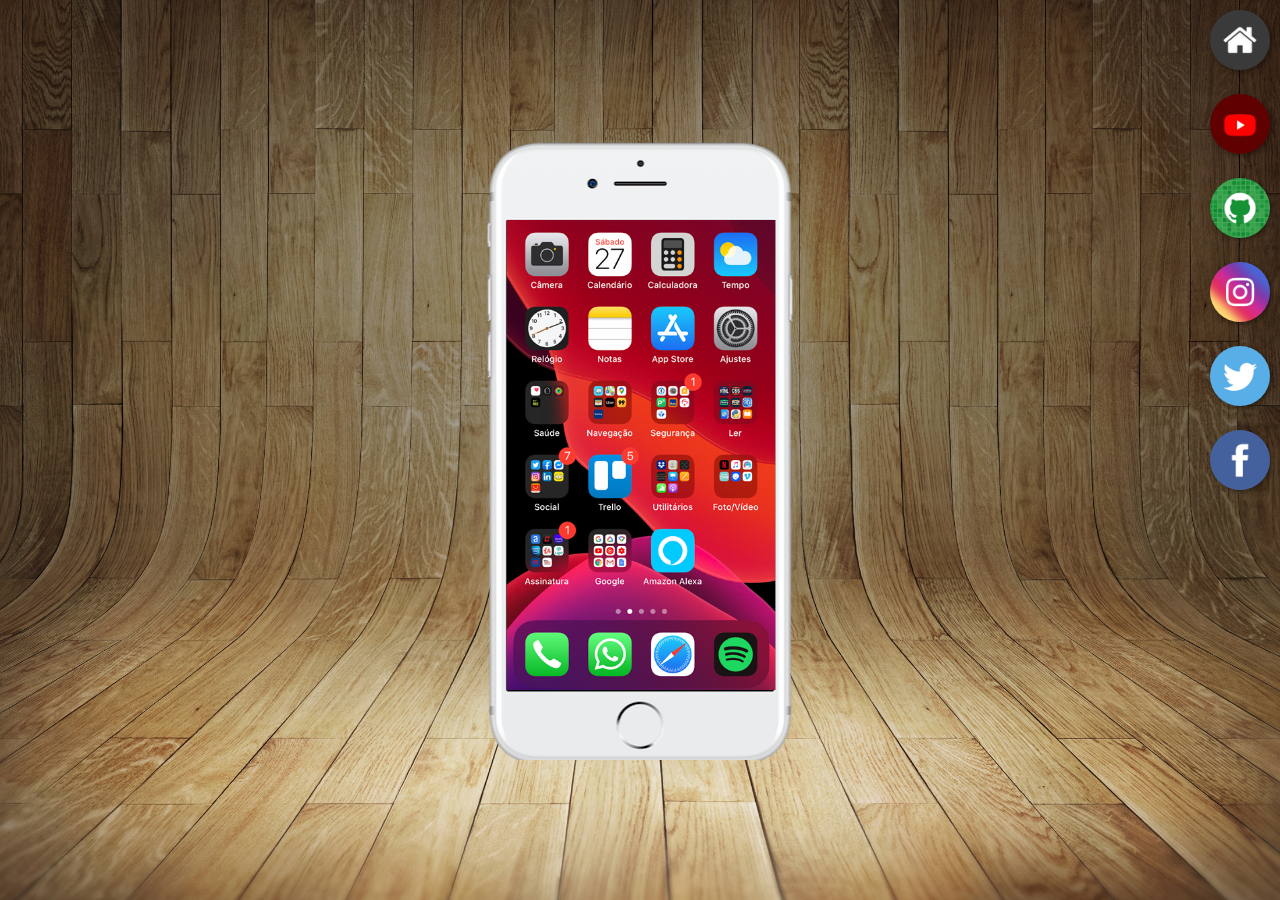
<file: index.html>
<!DOCTYPE html>
<html lang="pt-br">
<head>
    <meta charset="UTF-8">
    <meta http-equiv="X-UA-Compatible" content="IE=edge">
    <meta name="viewport" content="width=device-width, initial-scale=1.0">
    <title>Redes Sociais</title>
    <link rel="shortcut icon" href="favicon.ico" type="image/x-icon">
    <link rel="stylesheet" href="./estilos/style.css">
</head>
<body>
    <main>
        <section id="telefone">
            <iframe src="home.html" name="tela" id="tela" frameborder="0">
                Seu navegador não é compatível com isso.
            </iframe>
        </section>
        <section id="redes-sociais">
            <a href="home.html" target="tela"><img src="imagens/logo-home.jpg" alt="Home"></a> <br>
            <a href="youtube.html" target="tela"><img src="imagens/logo-youtube.jpg" alt="Youtube"></a> <br>
            <a href="github.html" target="tela"><img src="imagens/logo-github.jpg" alt="Github"></a> <br>
            <a href="instagram.html" target="tela"><img src="imagens/logo-instagram.jpg" alt="Instagram"></a> <br>
            <a href="twitter.html" target="tela"><img src="imagens/logo-twitter.jpg" alt="Twitter"></a> <br>
            <a href="facebook.html" target="tela"><img src="imagens/logo-facebook.jpg" alt="Facebook"></a>
        </section>
    </main>
</body>
</html>
</file>
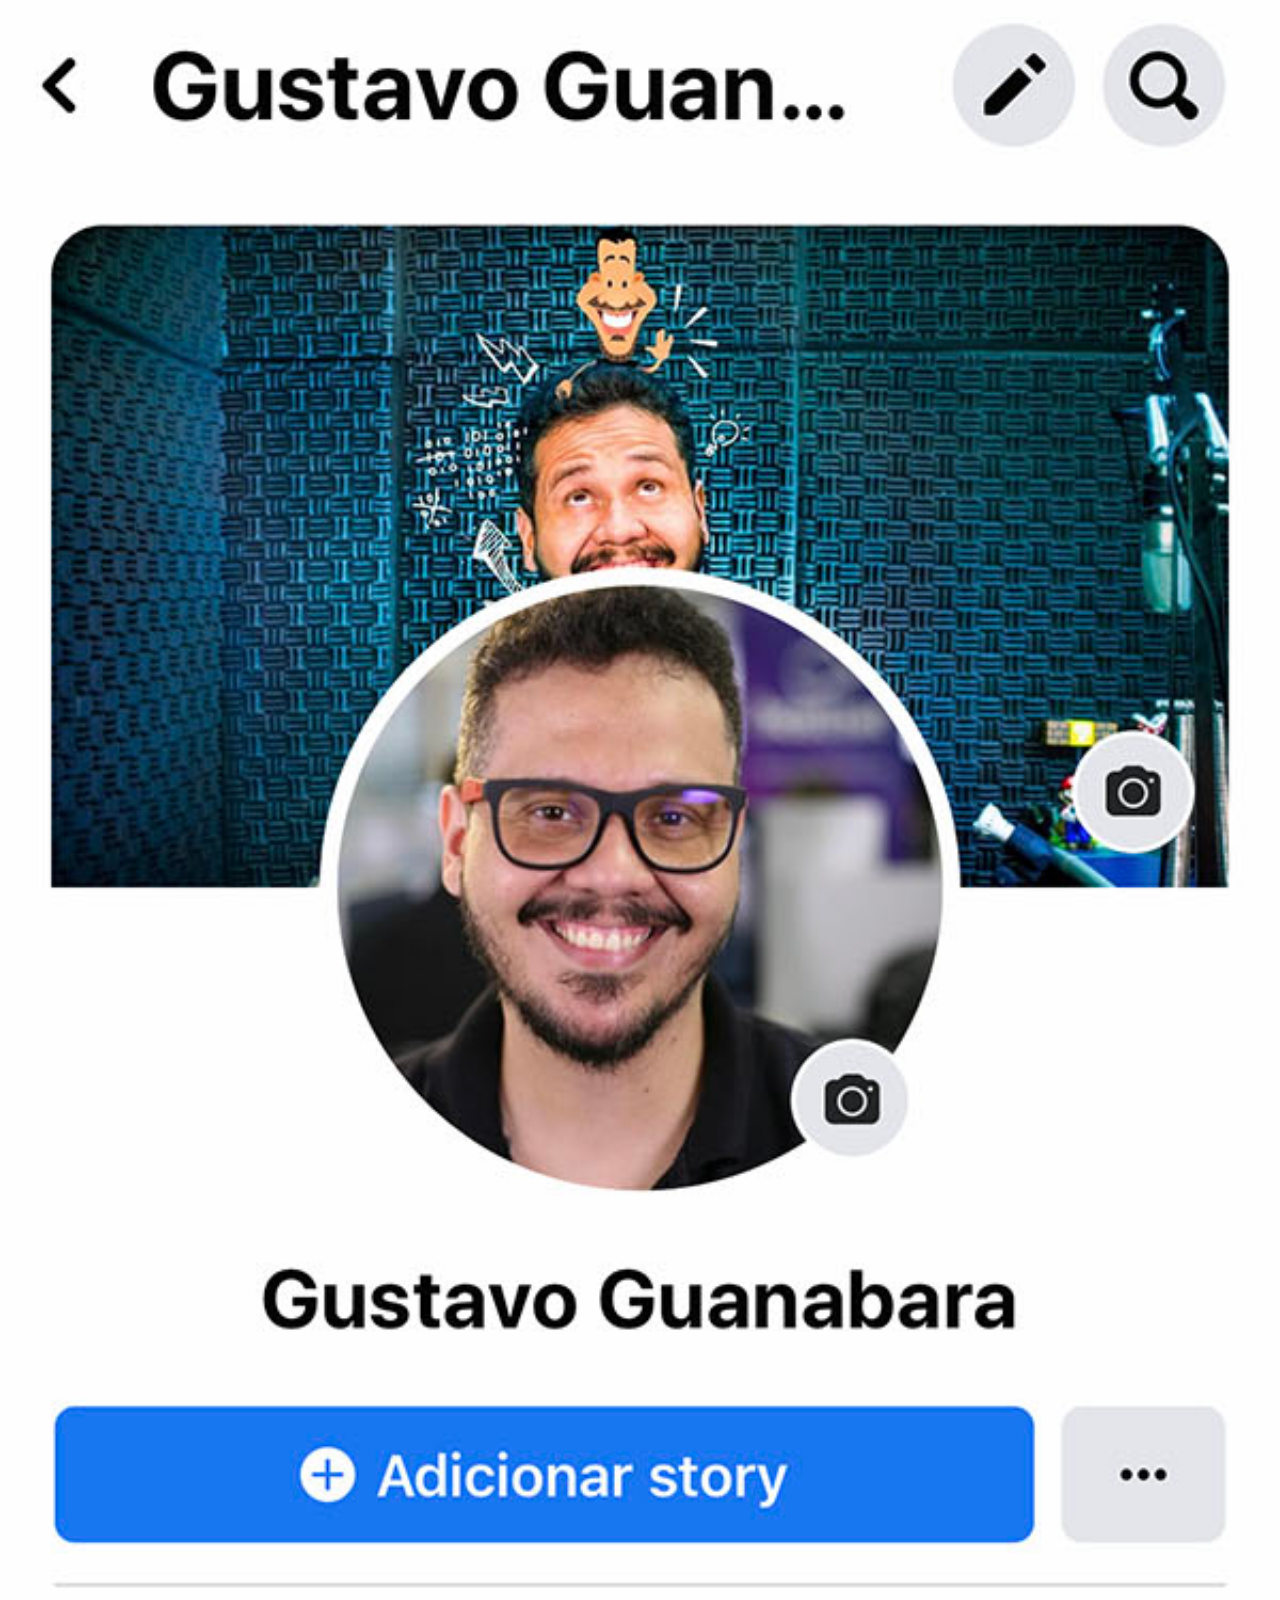
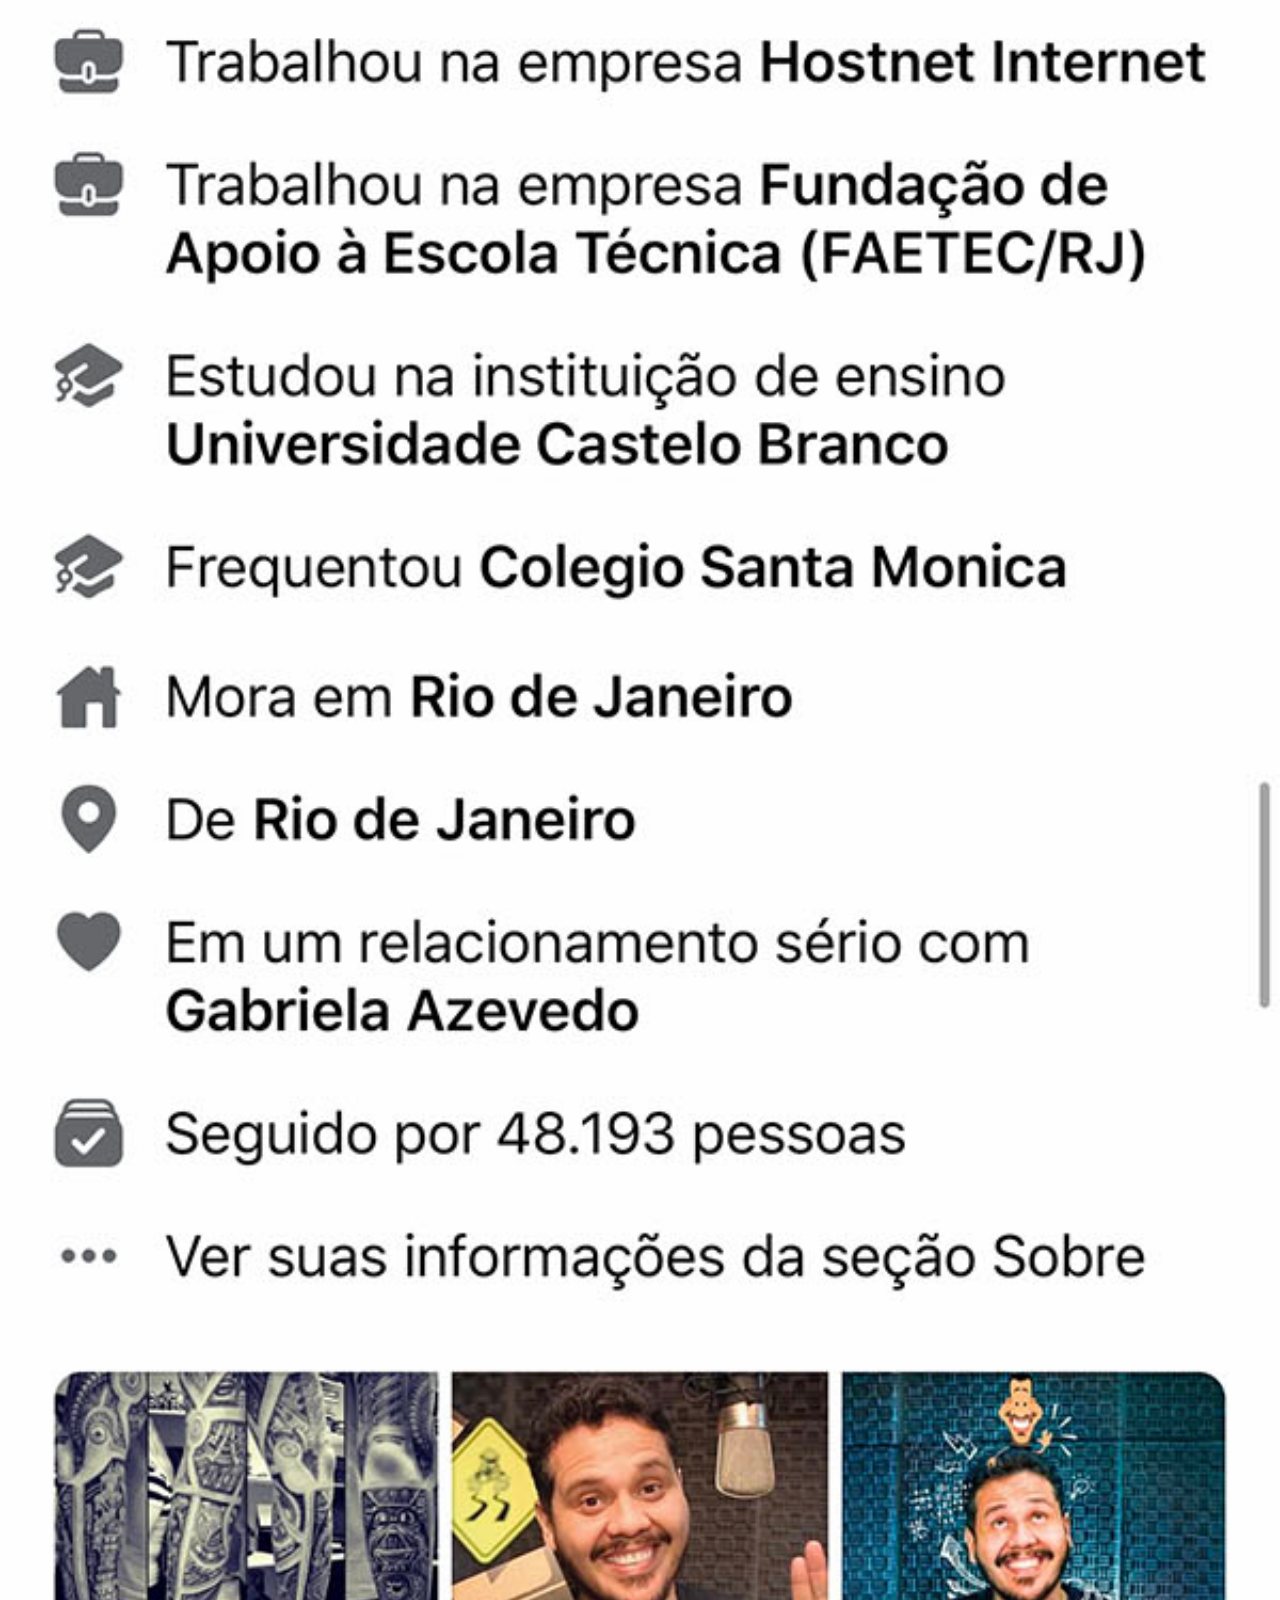
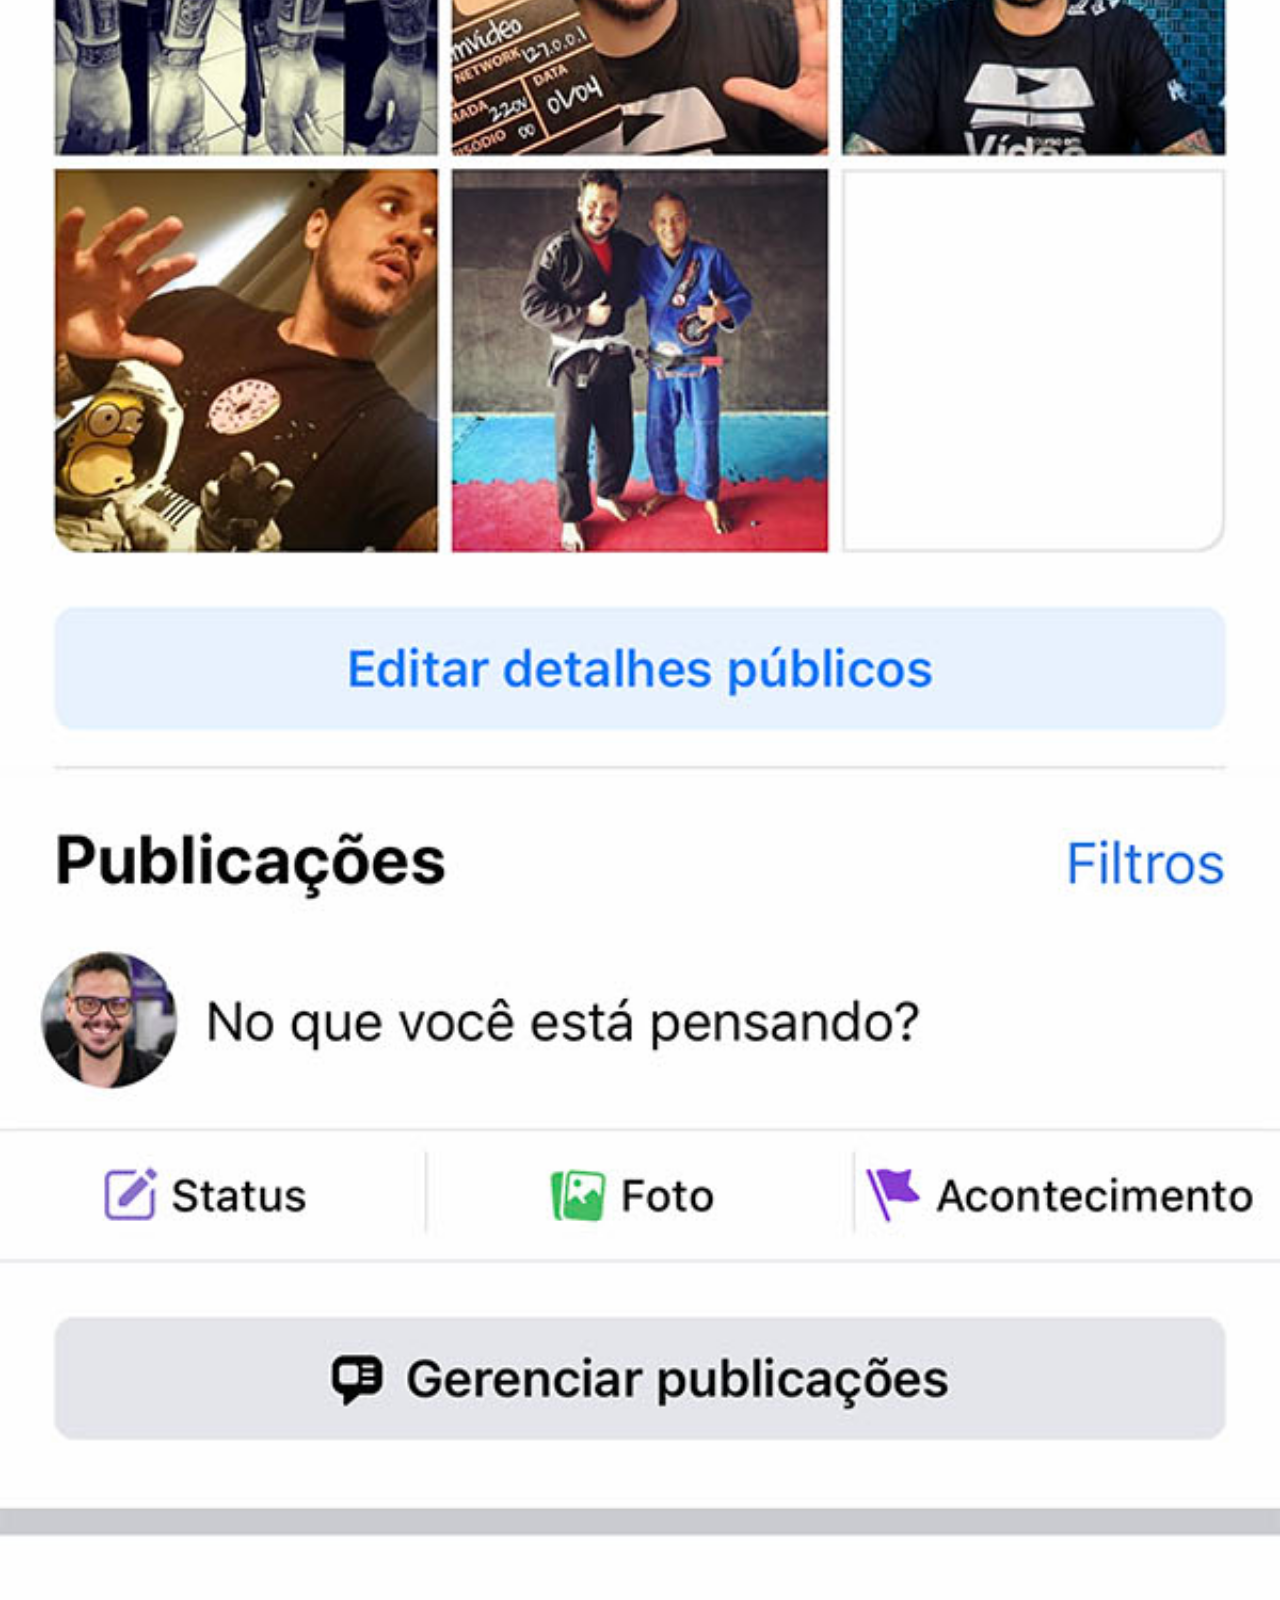
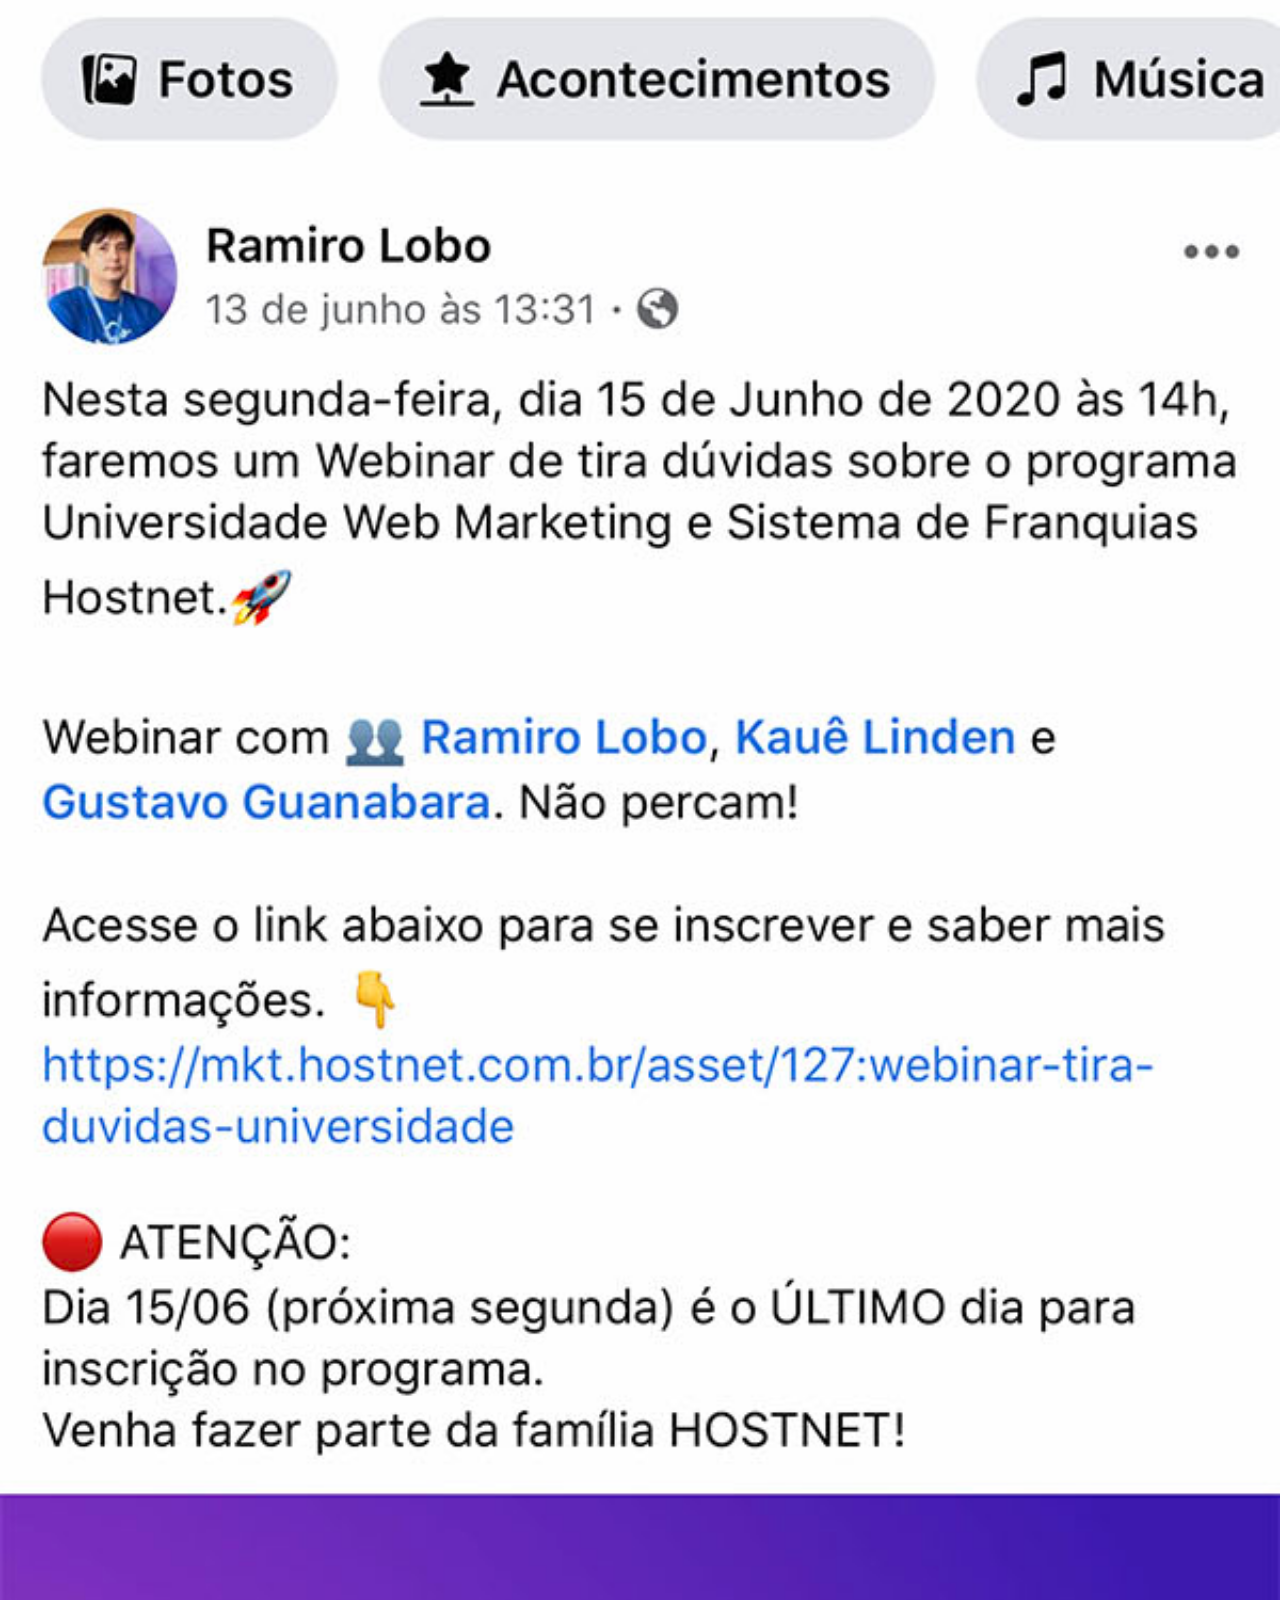
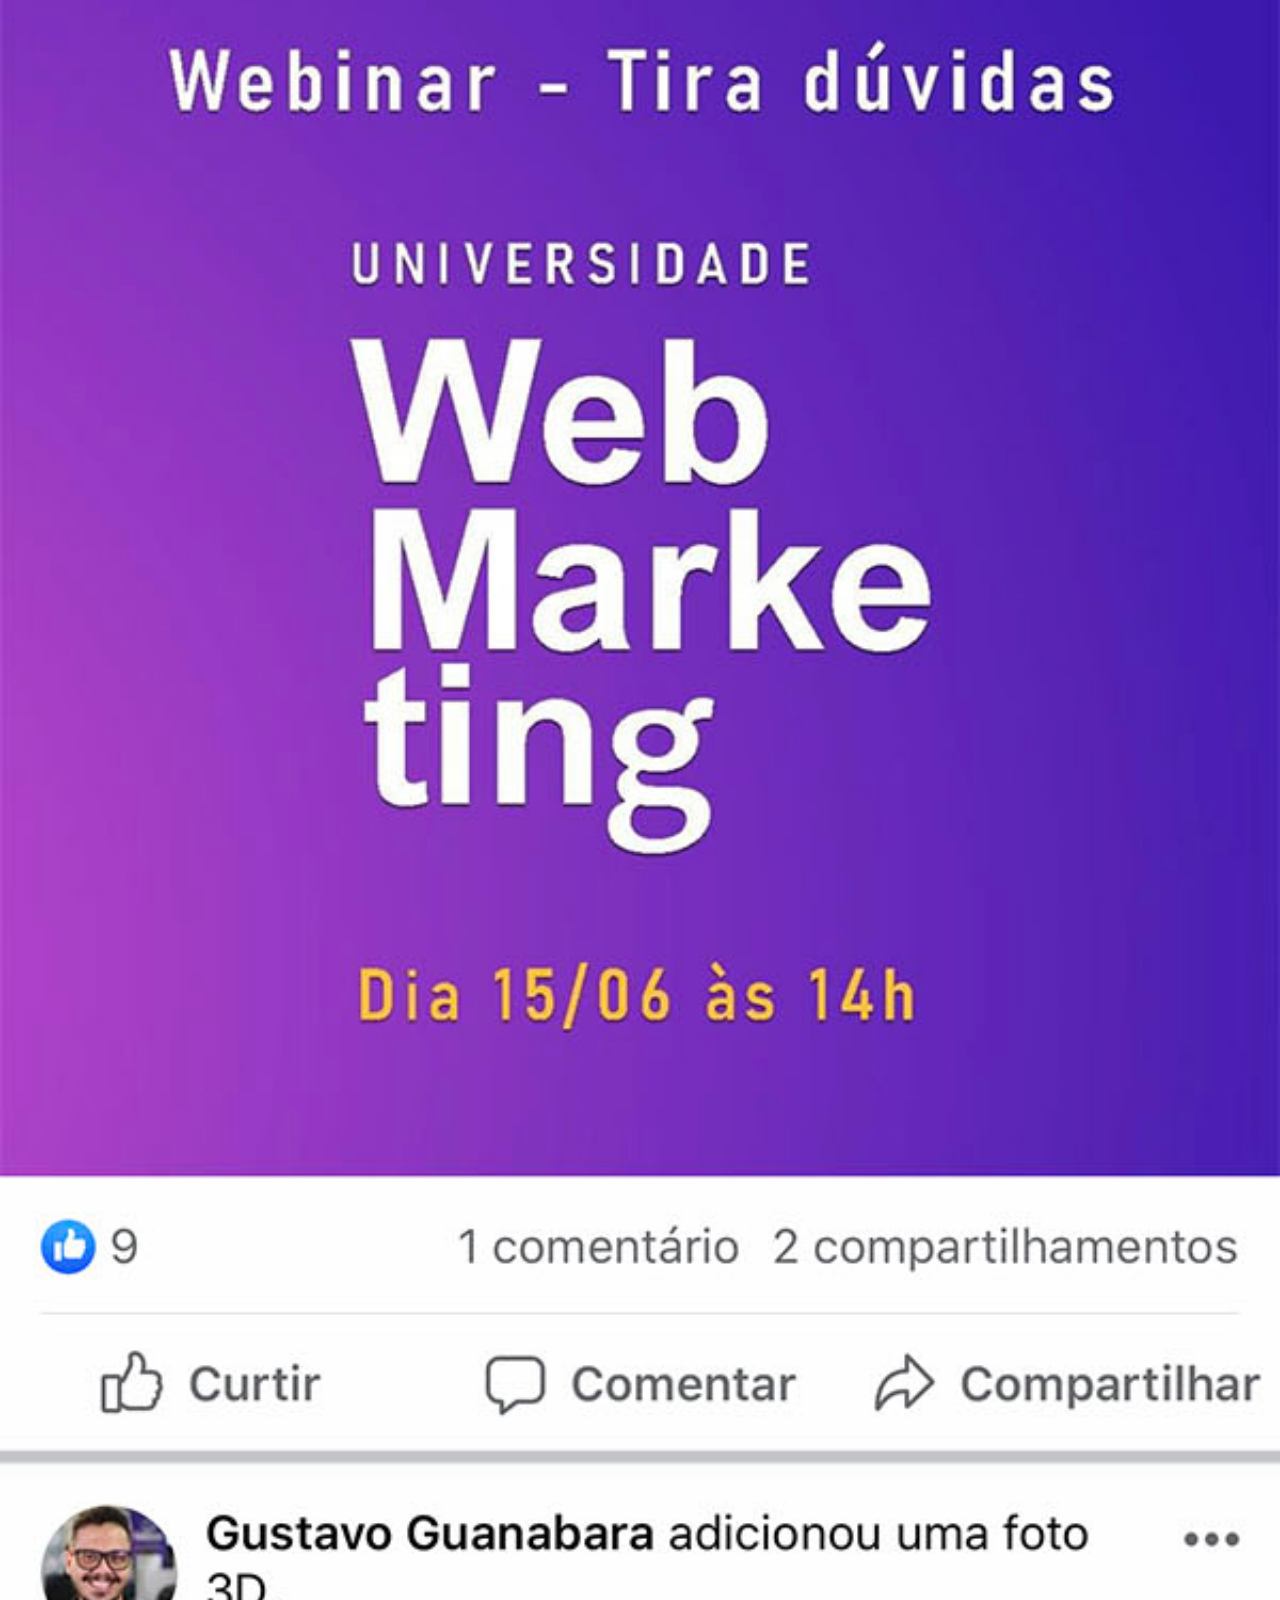
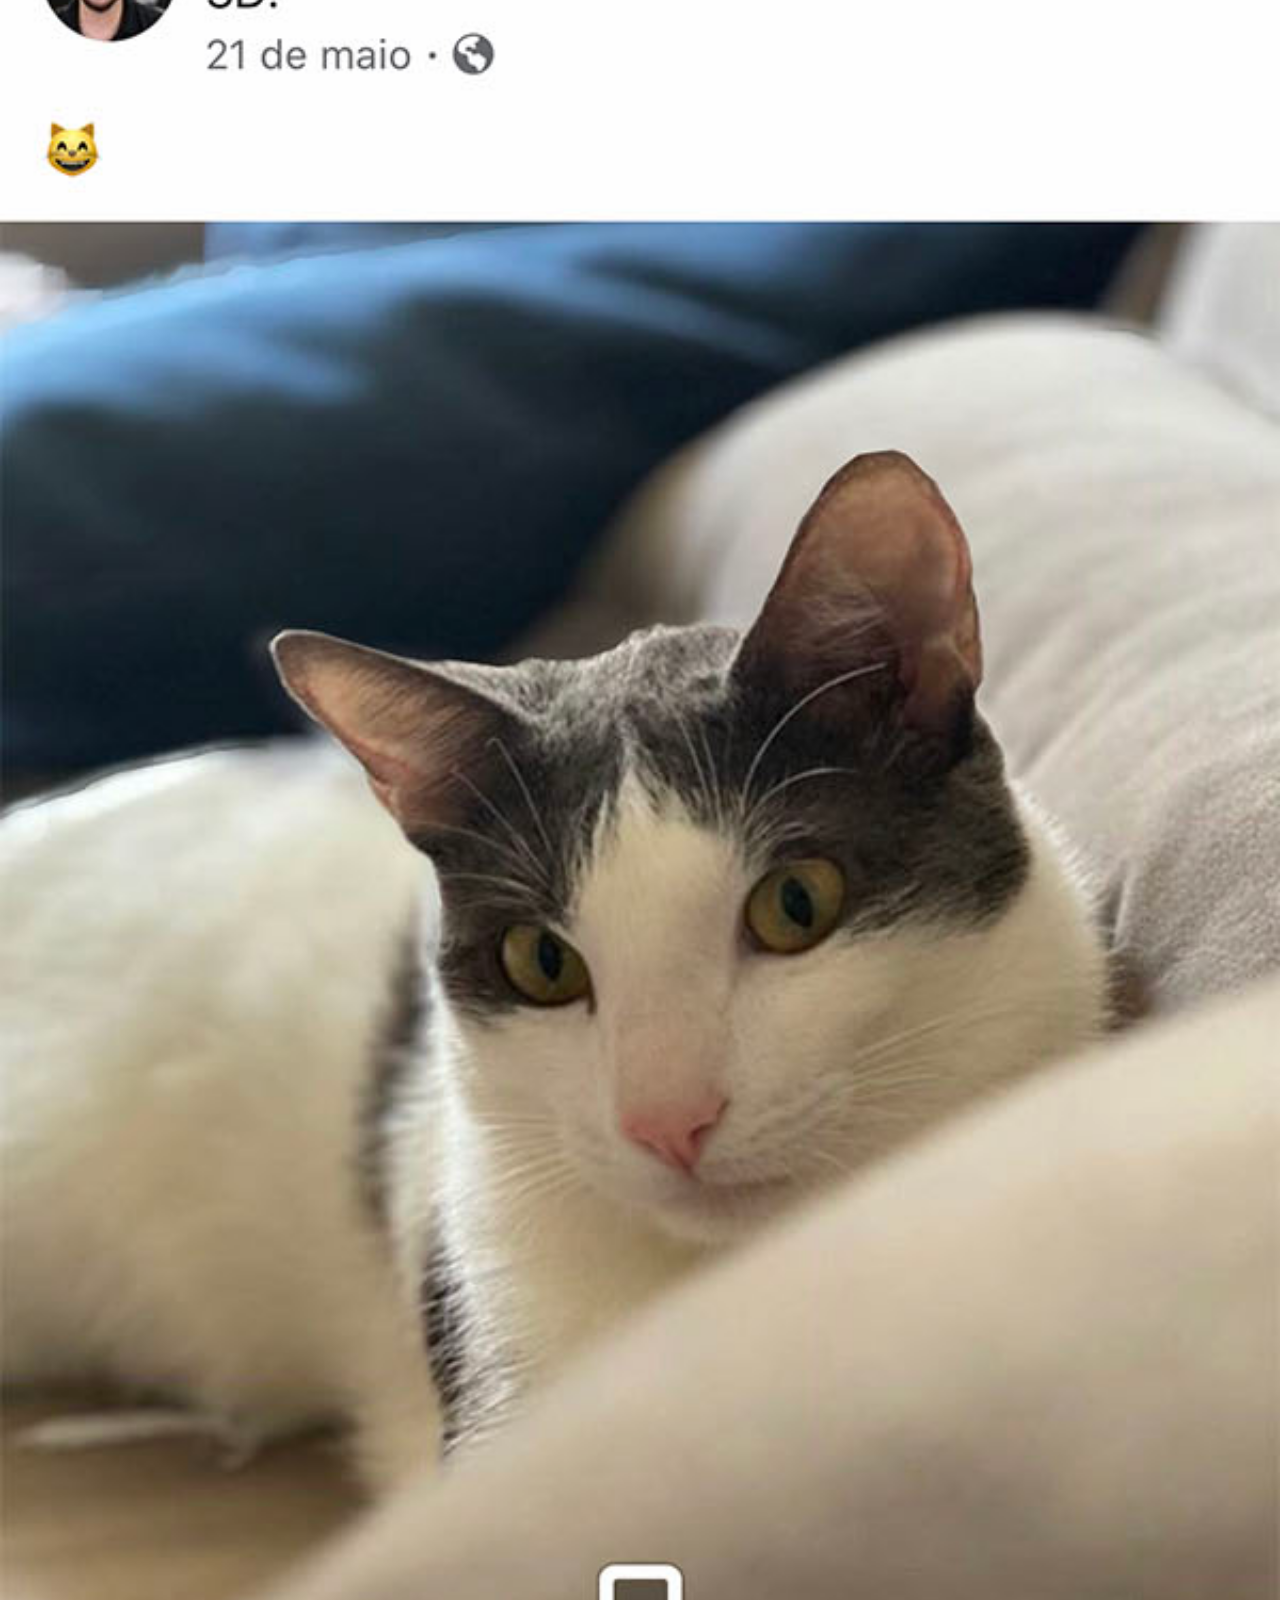
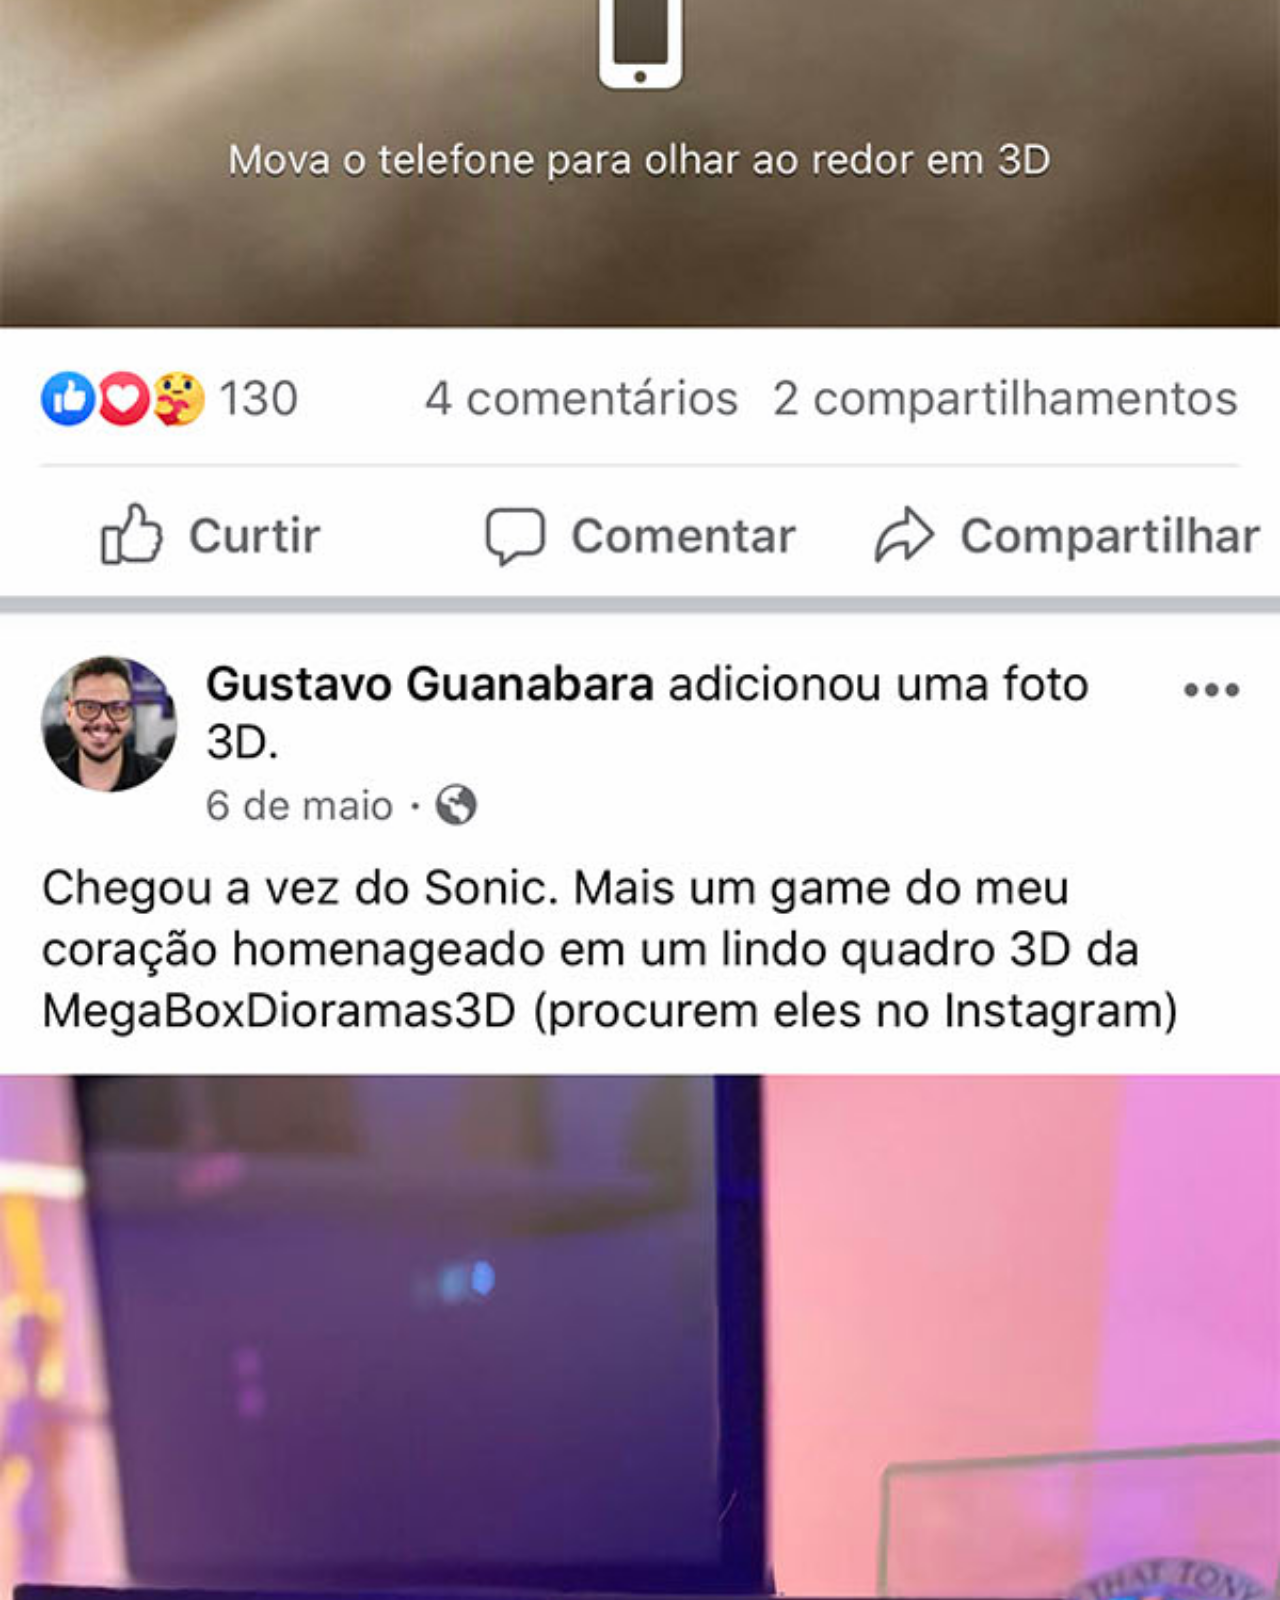
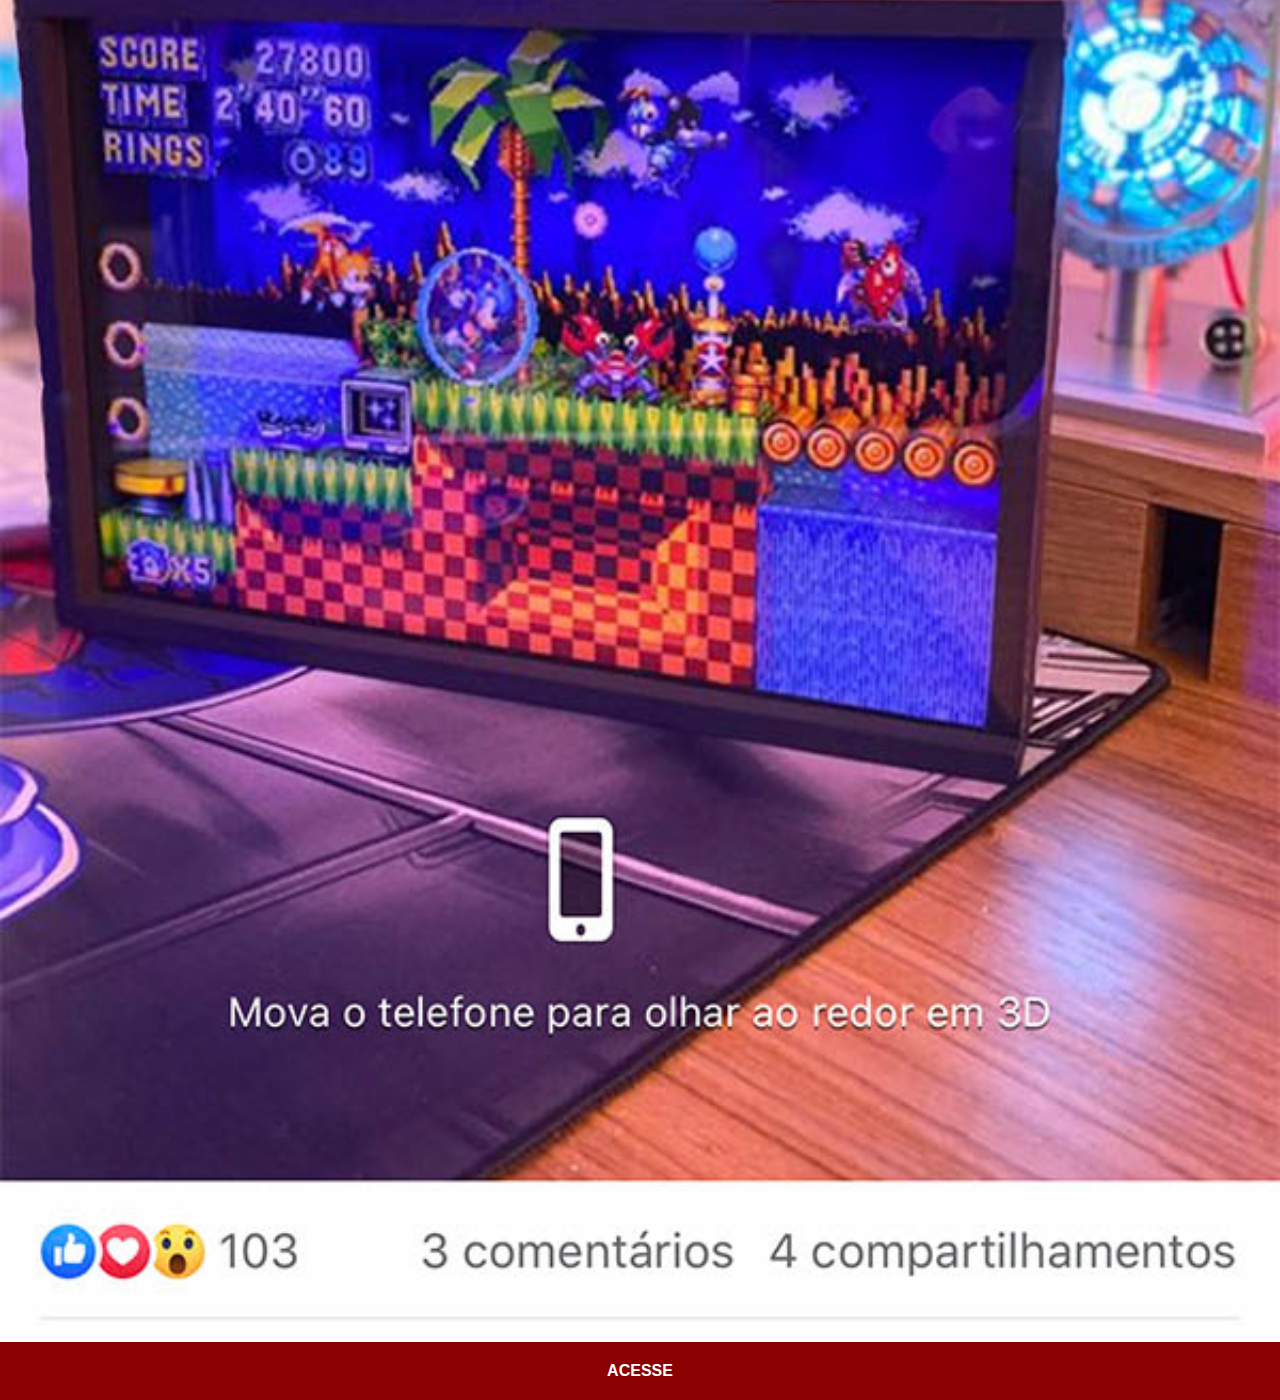
<file: facebook.html>
<!DOCTYPE html>
<html lang="pt-br">
<head>
    <meta charset="UTF-8">
    <meta http-equiv="X-UA-Compatible" content="IE=edge">
    <meta name="viewport" content="width=device-width, initial-scale=1.0">
    <title>Facebook</title>
    <link rel="stylesheet" href="estilos/style-social.css">
</head>
<body>
    <img src="imagens/tela-facebook.jpg" alt="Facebook">
    <a href="" target="_blank">ACESSE</a>
</body>
</html>
</file>
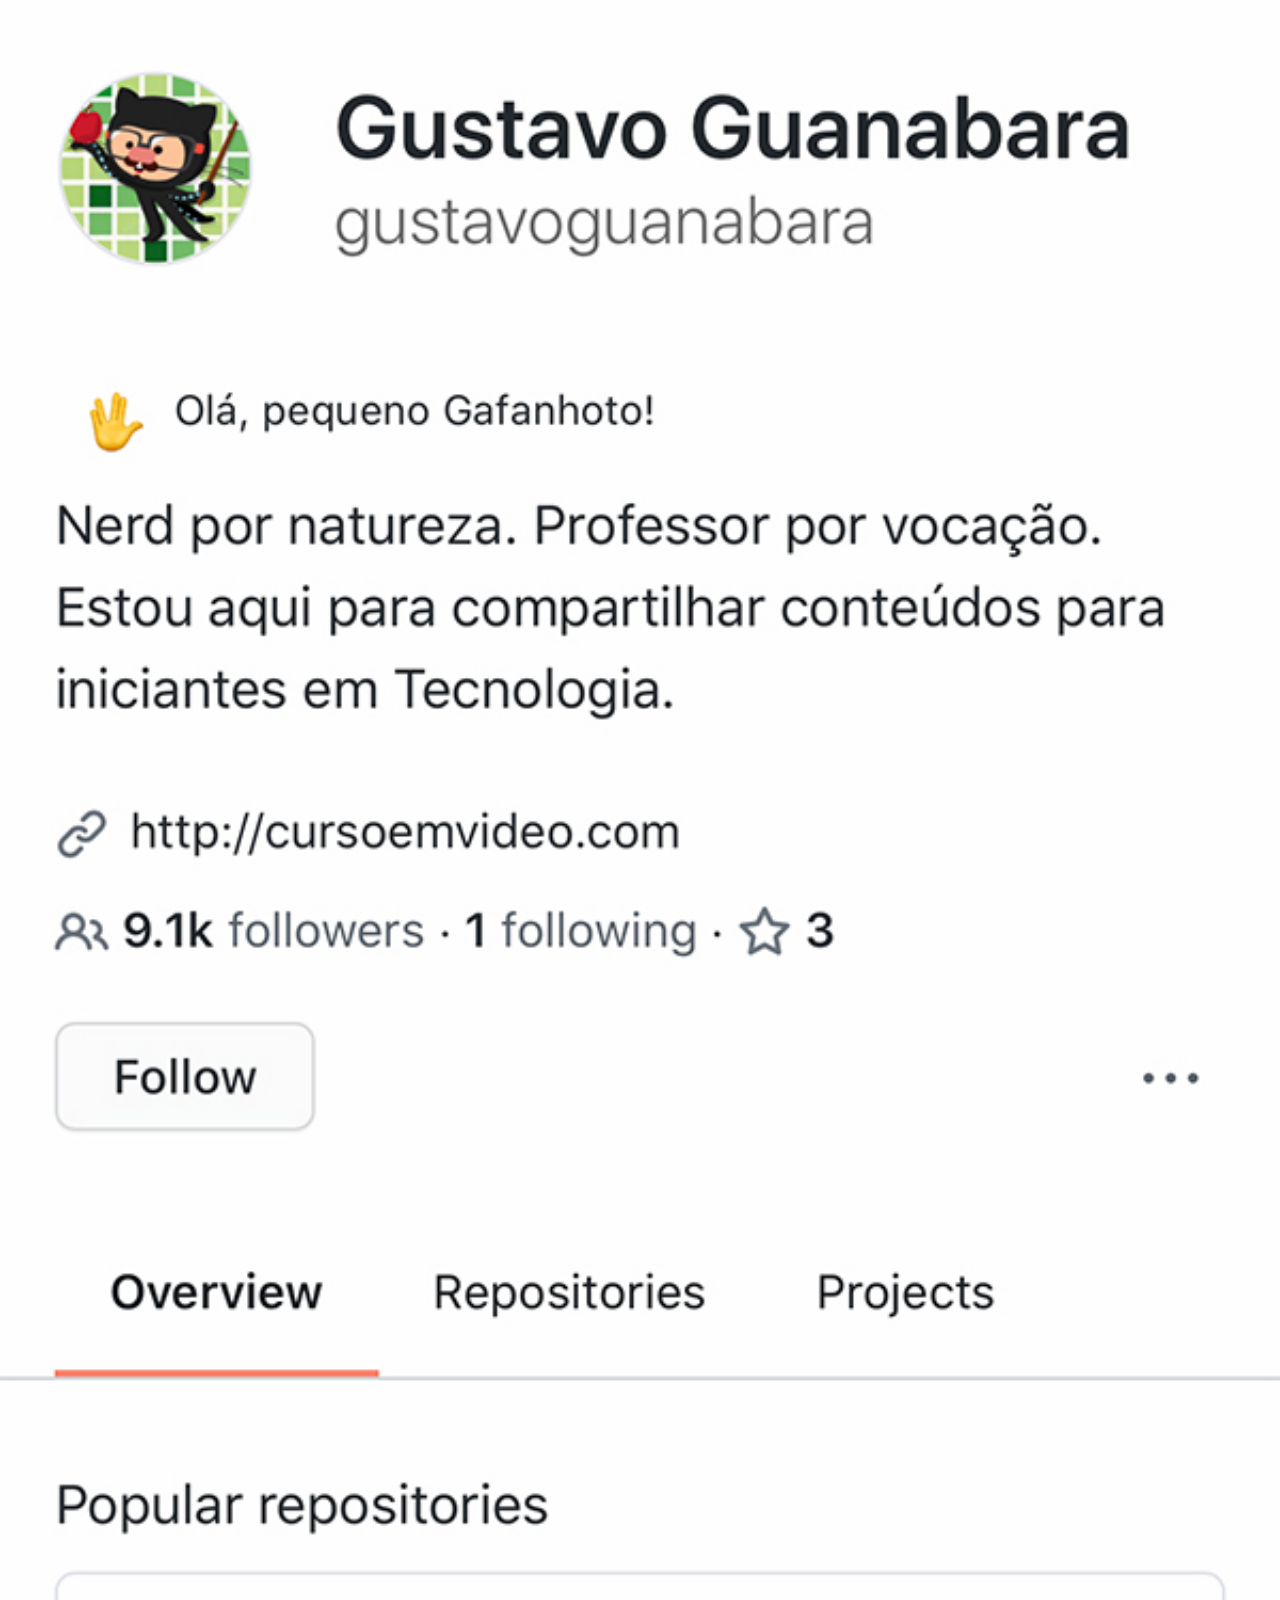
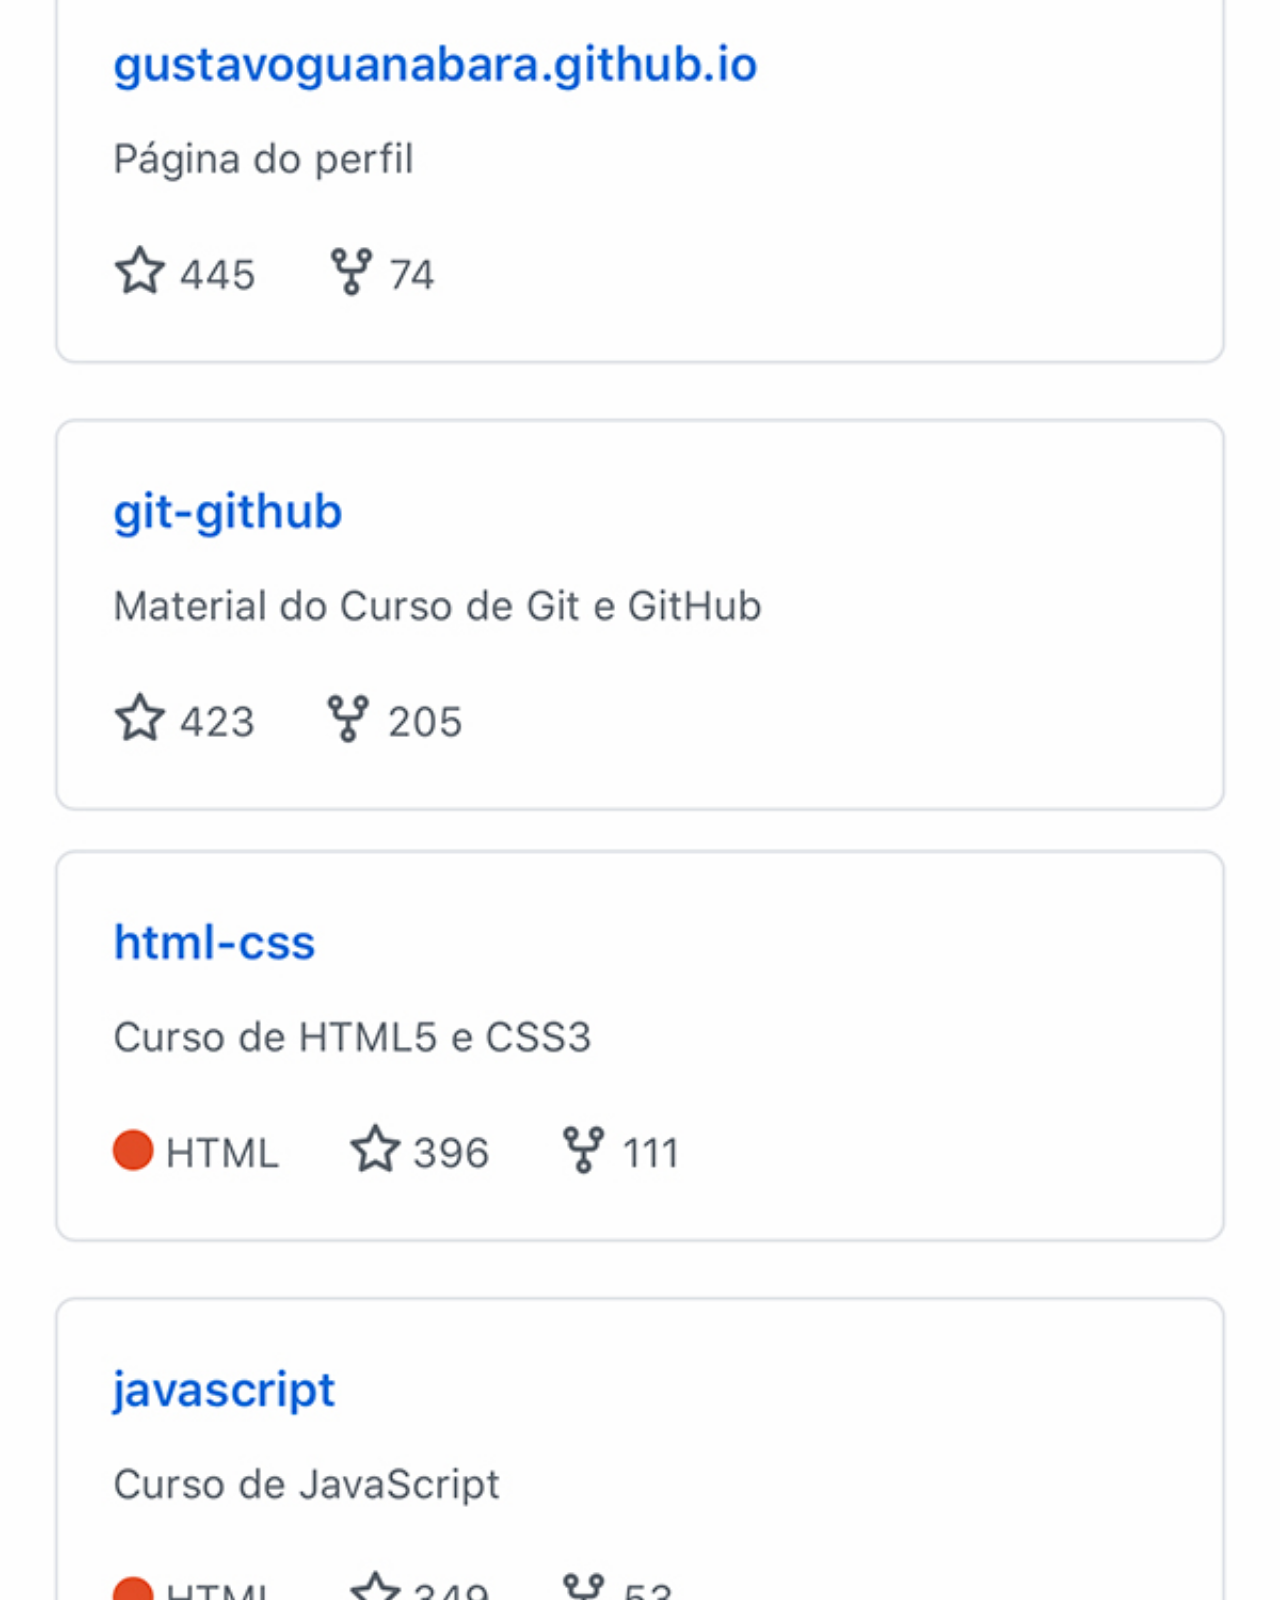
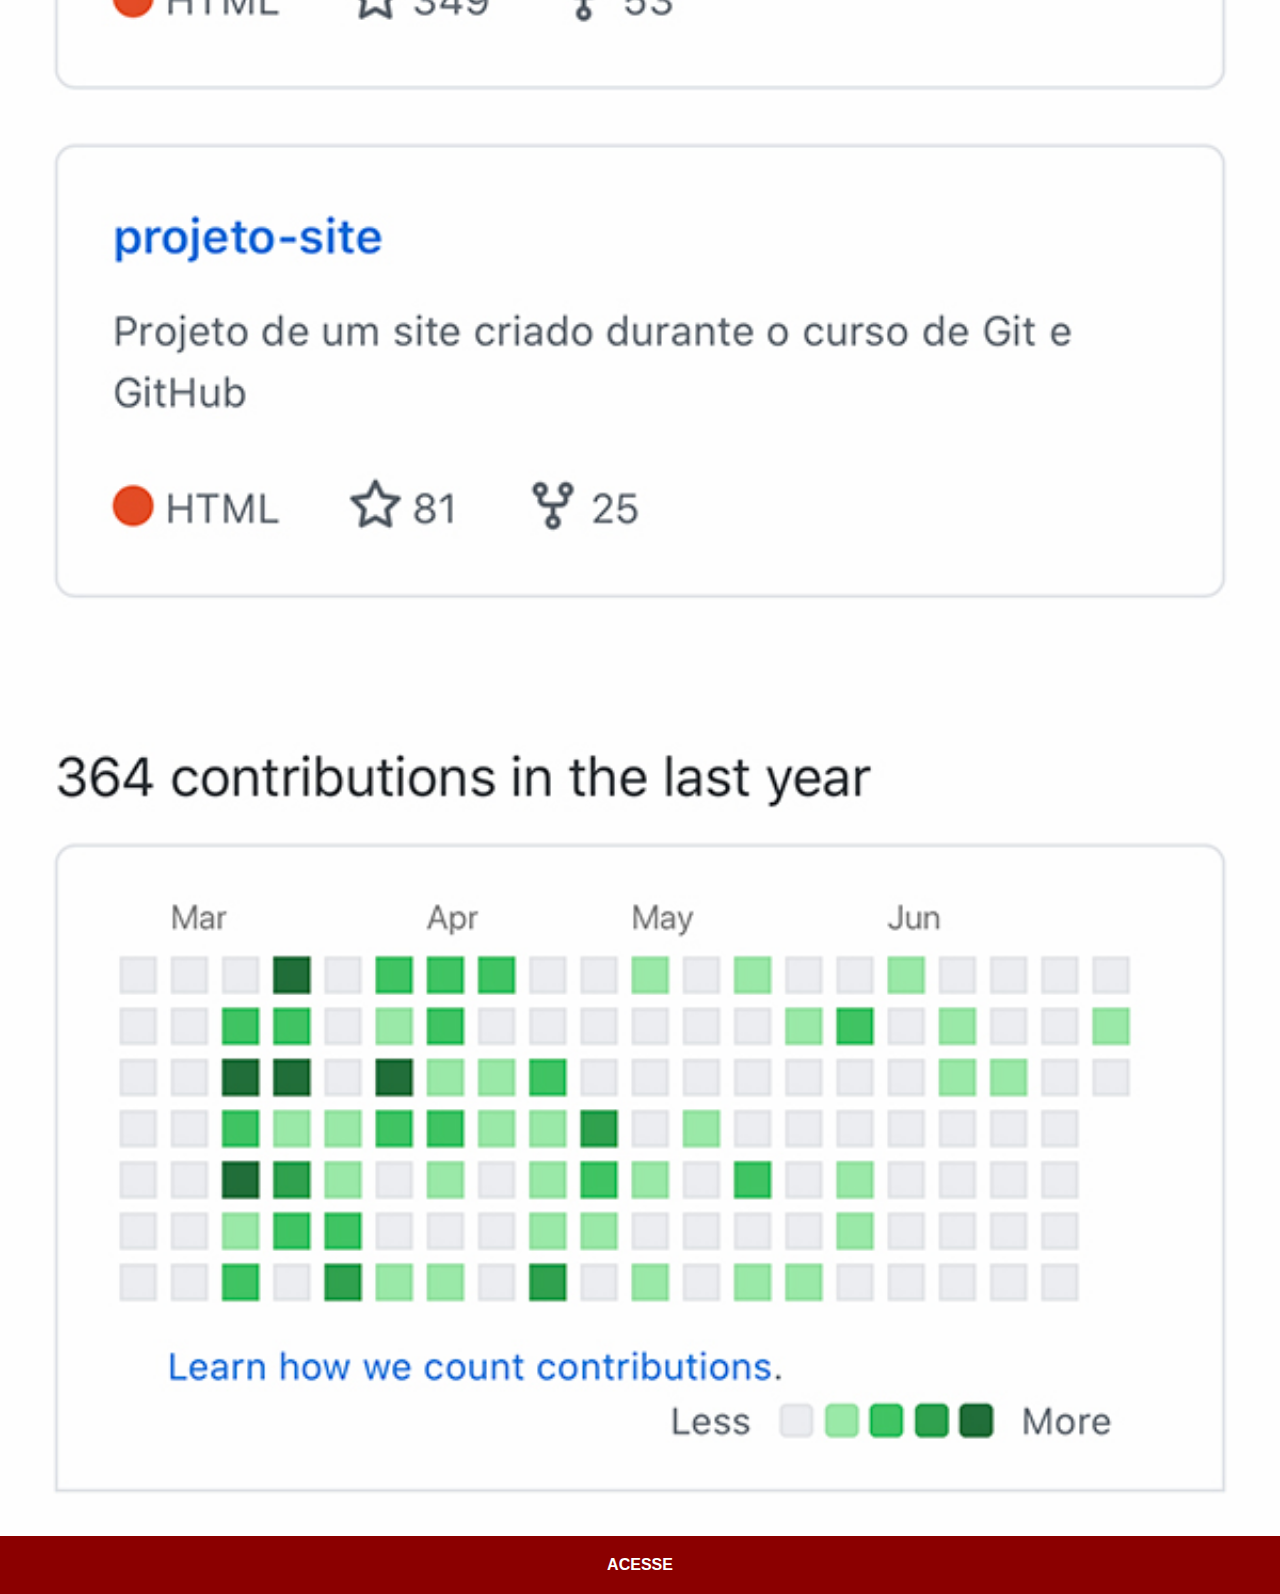
<file: github.html>
<!DOCTYPE html>
<html lang="pt-br">
<head>
    <meta charset="UTF-8">
    <meta http-equiv="X-UA-Compatible" content="IE=edge">
    <meta name="viewport" content="width=device-width, initial-scale=1.0">
    <title>Github</title>
    <link rel="stylesheet" href="./estilos/style-social.css">
</head>
<body>
    <img src="imagens/tela-github.jpg" alt="Github">
    <a href="github.com/gabrieljuniodasilvabispo" target="_blank">ACESSE</a>
</body>
</html>
</file>
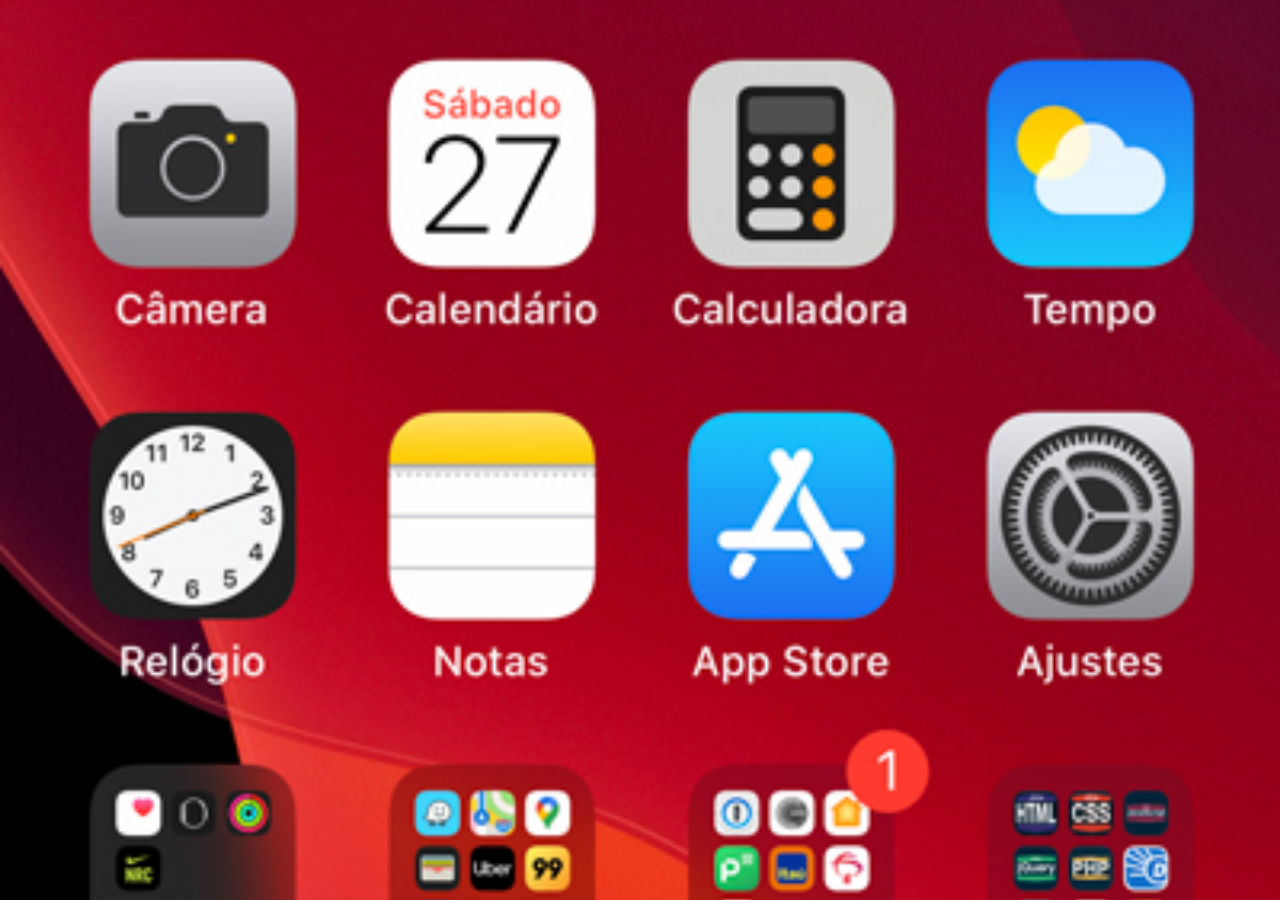
<file: home.html>
<!DOCTYPE html>
<html lang="pt-br">
<head>
    <meta charset="UTF-8">
    <meta http-equiv="X-UA-Compatible" content="IE=edge">
    <meta name="viewport" content="width=device-width, initial-scale=1.0">
    <title>Home</title>
    <style>
        * {
            margin: 0px;
            padding: 0px;
        }

        body {
            height: 100vh;
            width: 100vw;
            background-color: black;
            background-image: url(./imagens/tela-home.jpg);
            background-repeat: no-repeat;
            background-position: top center;
            background-size: cover;
        }
    </style>
</head>
<body>
    
</body>
</html>
</file>
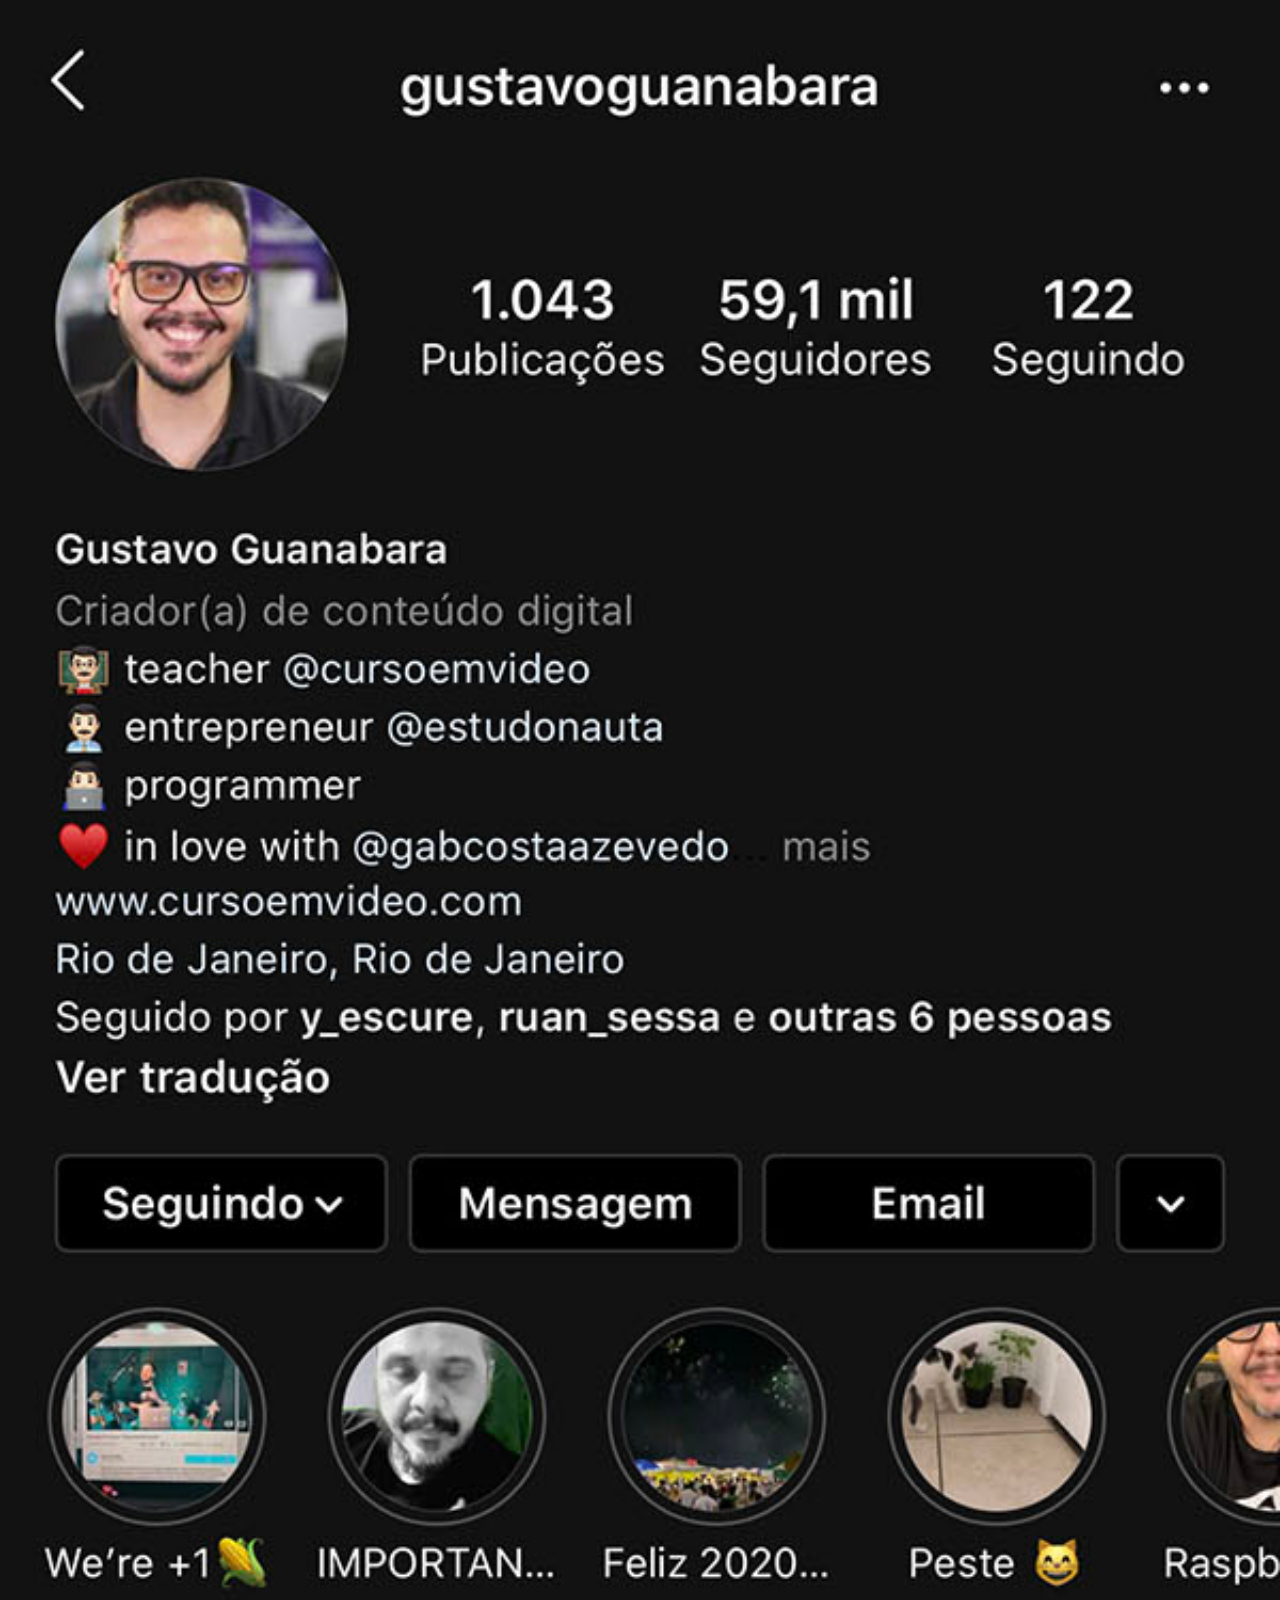
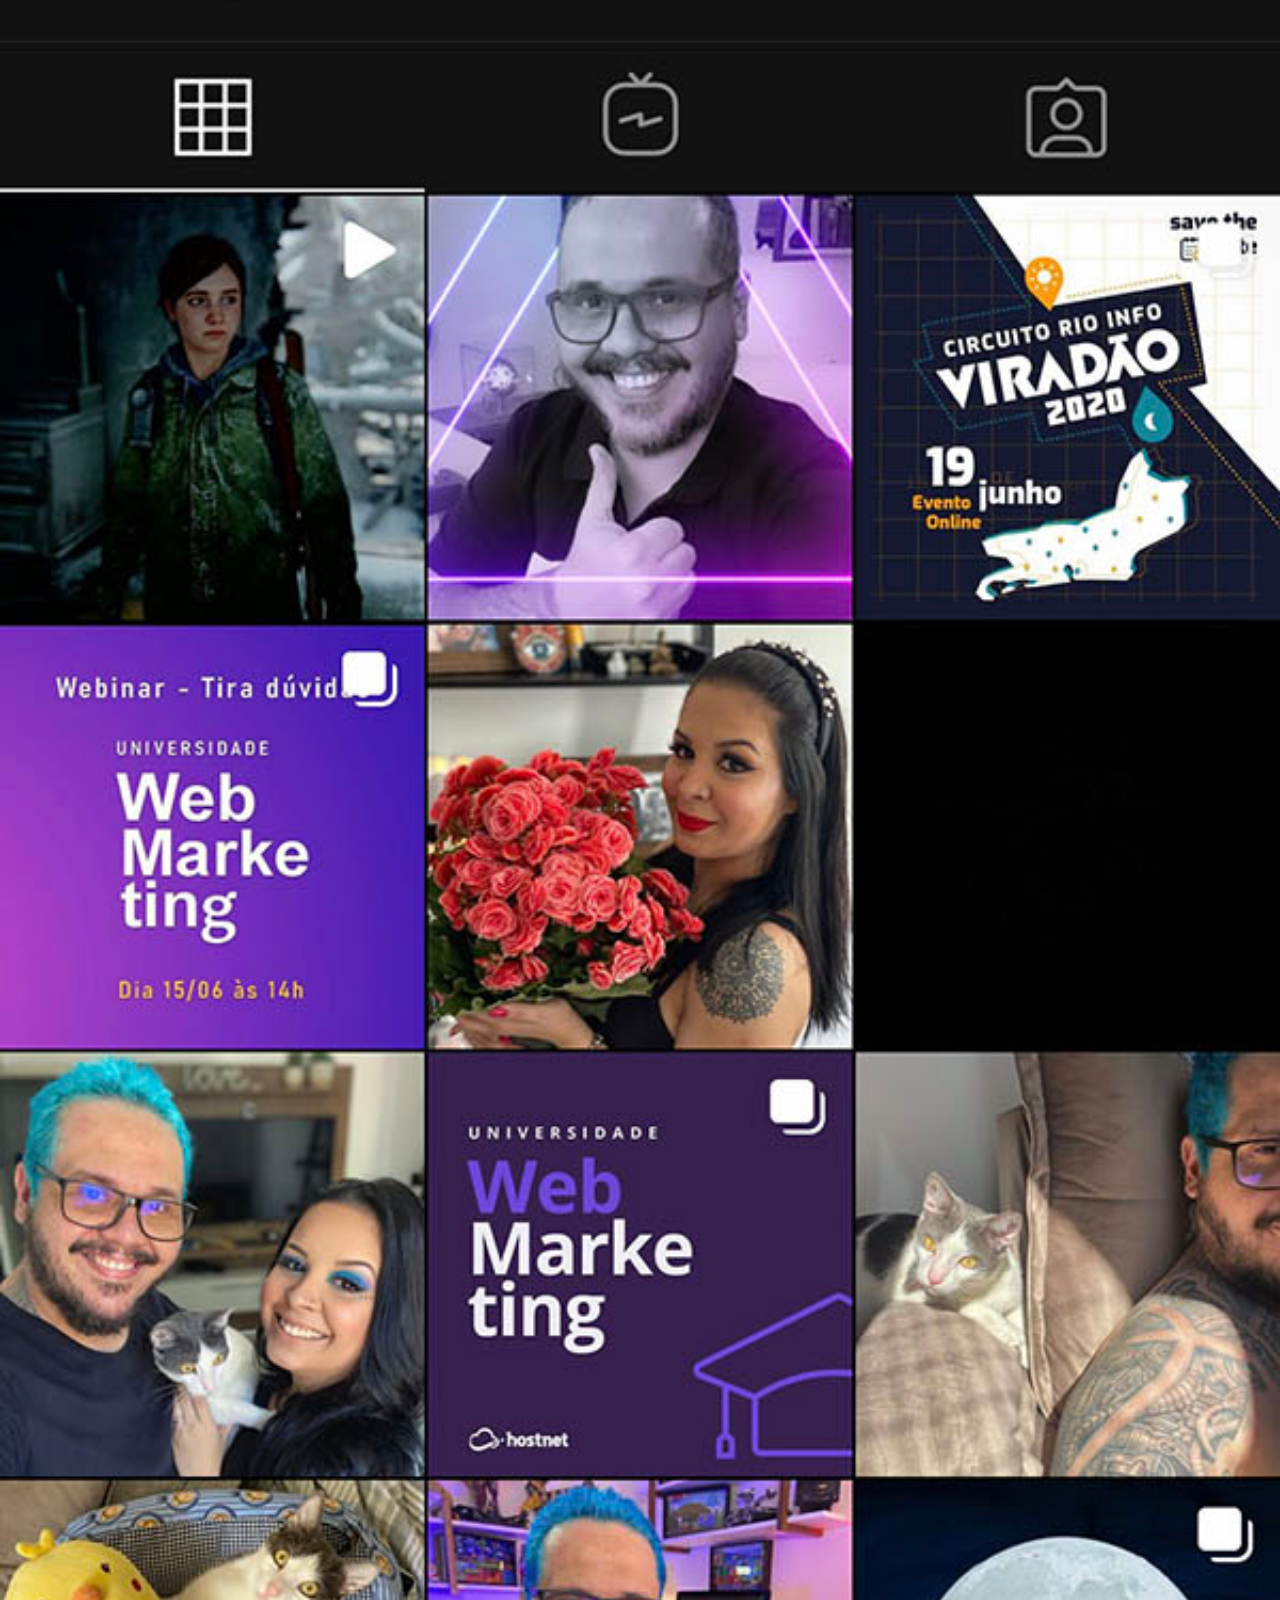
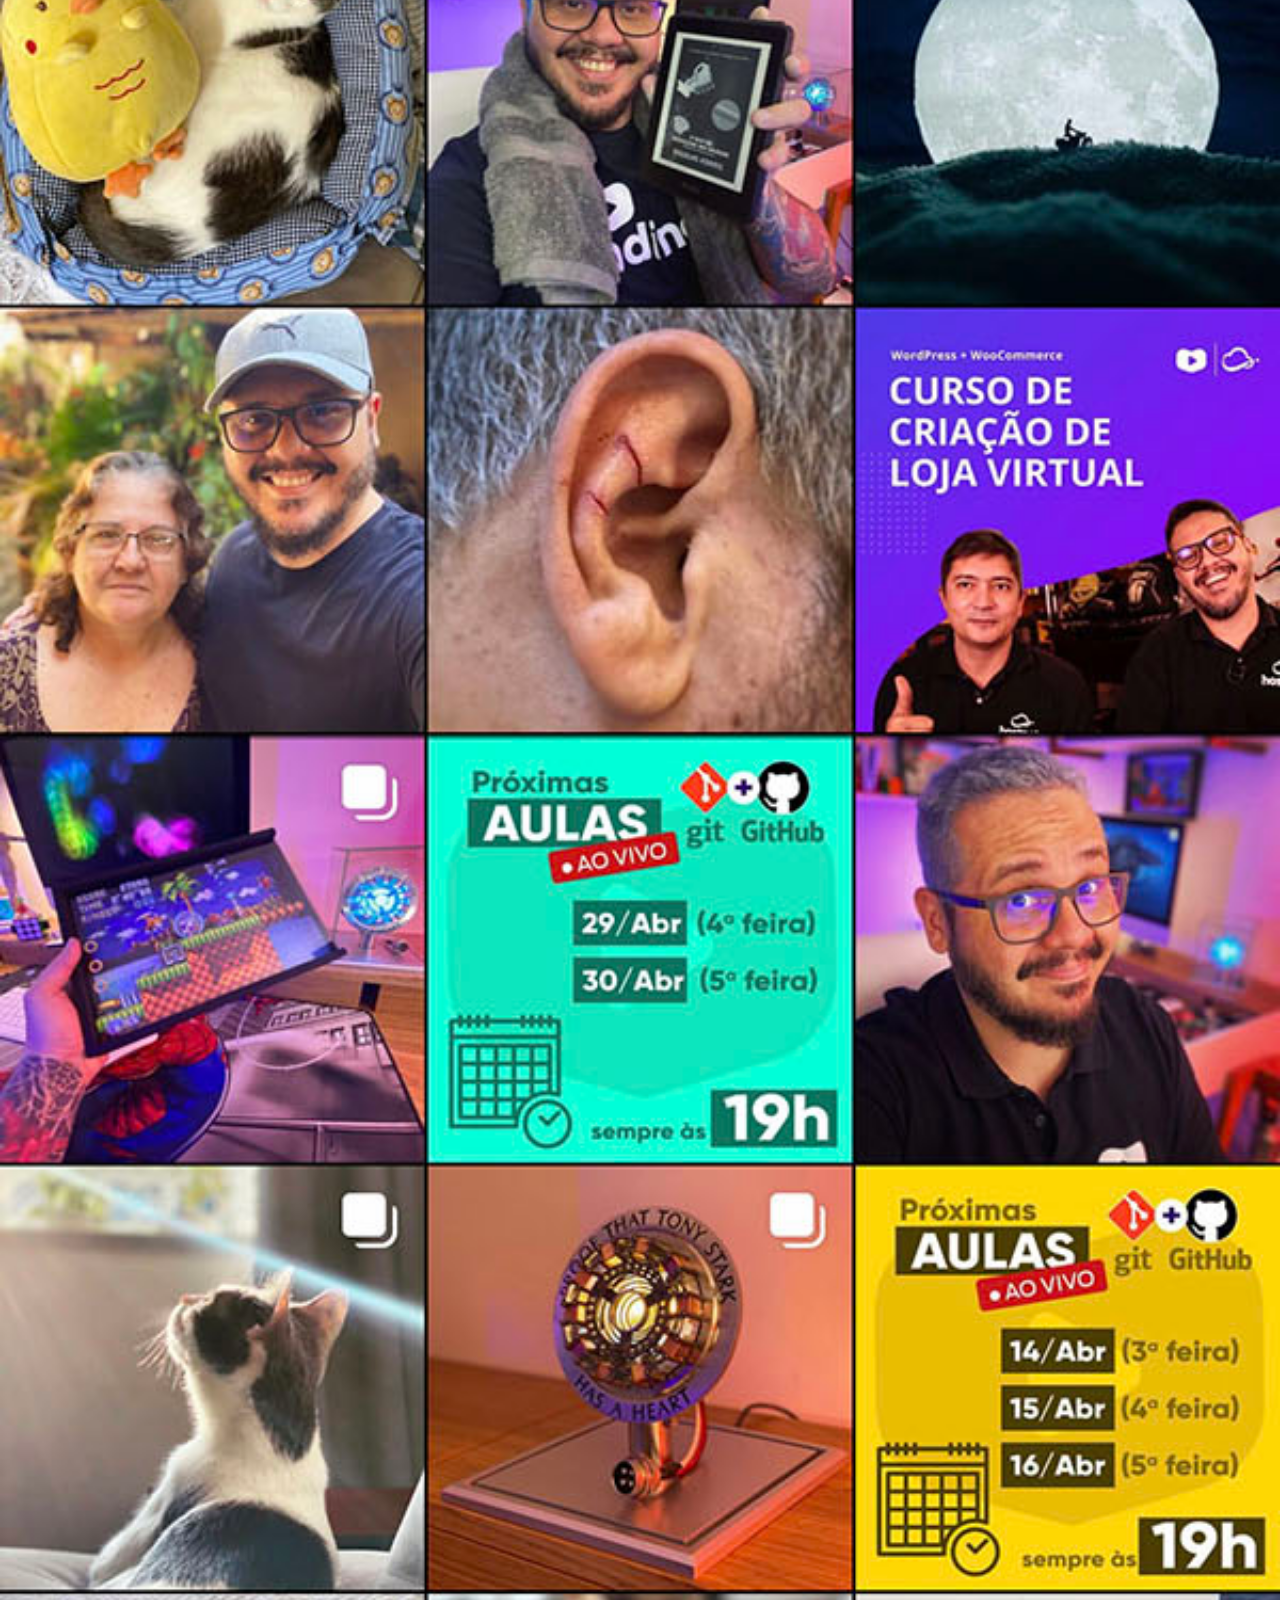
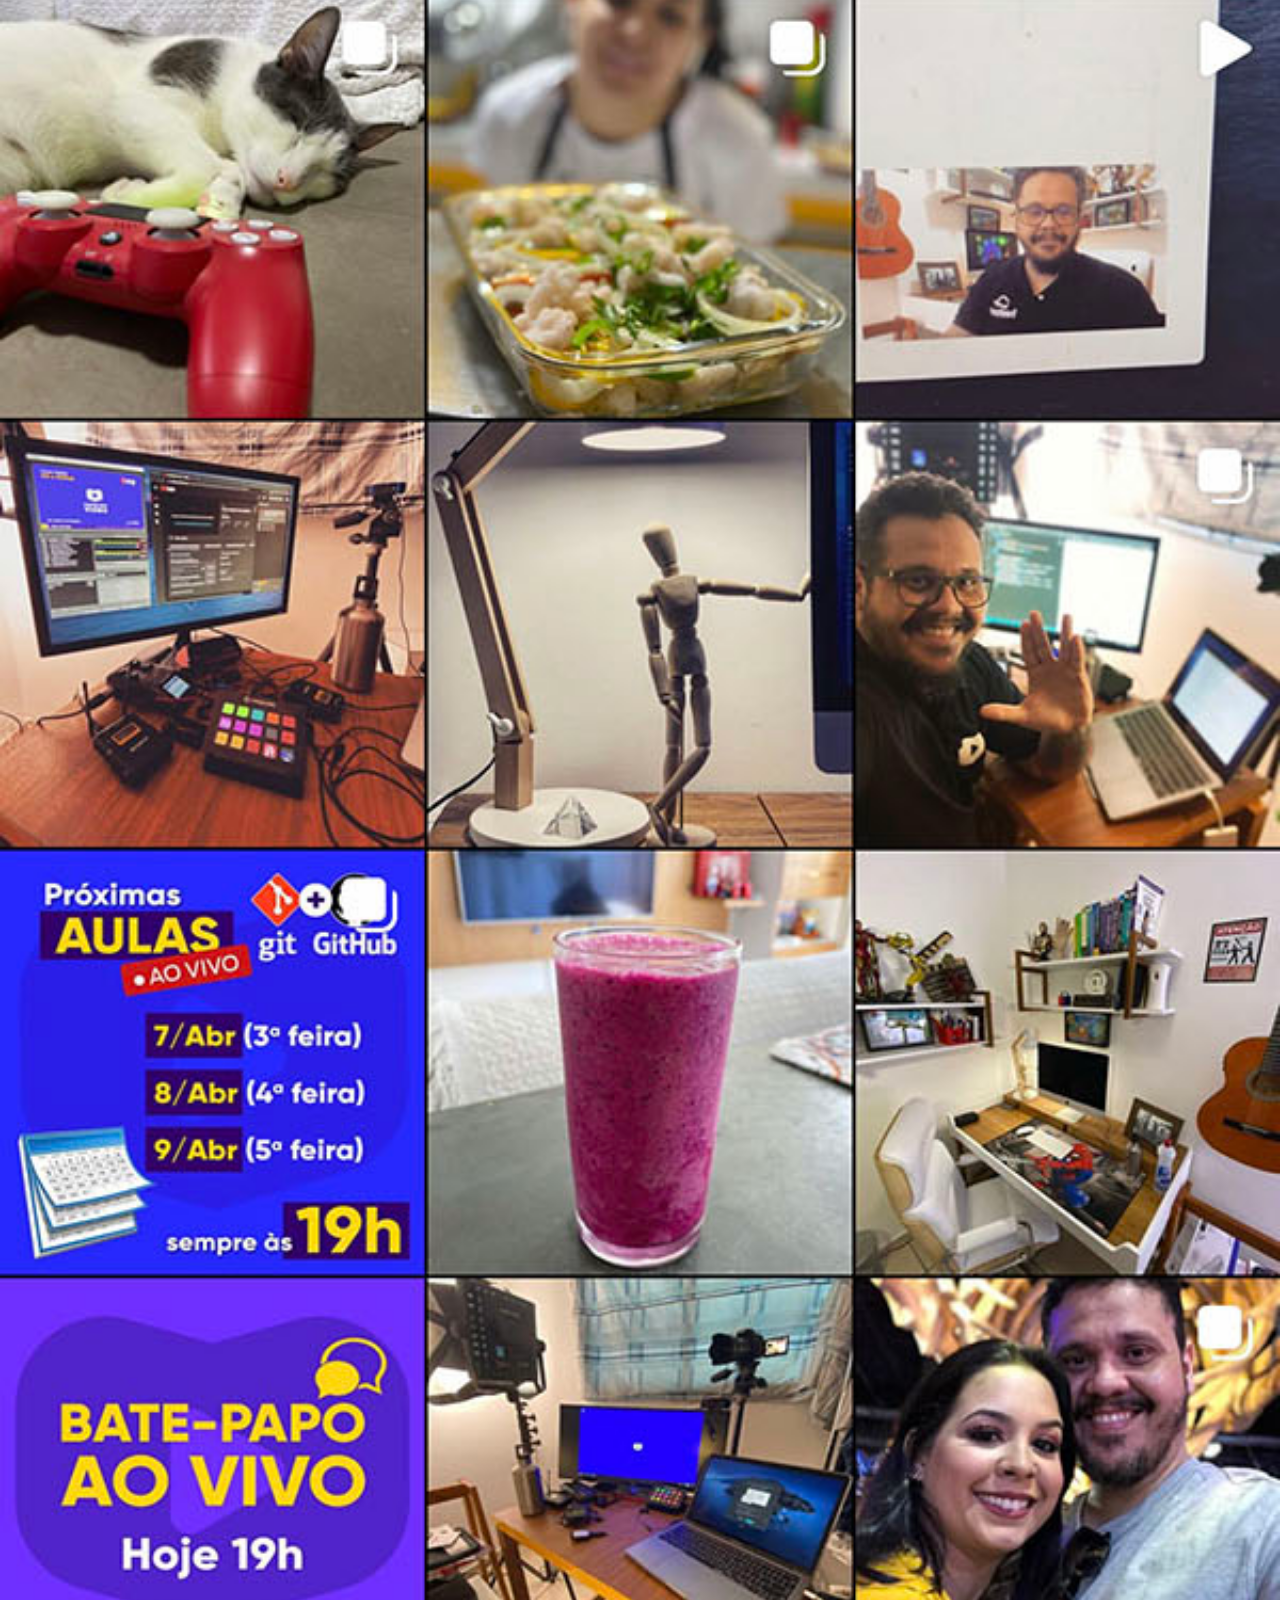
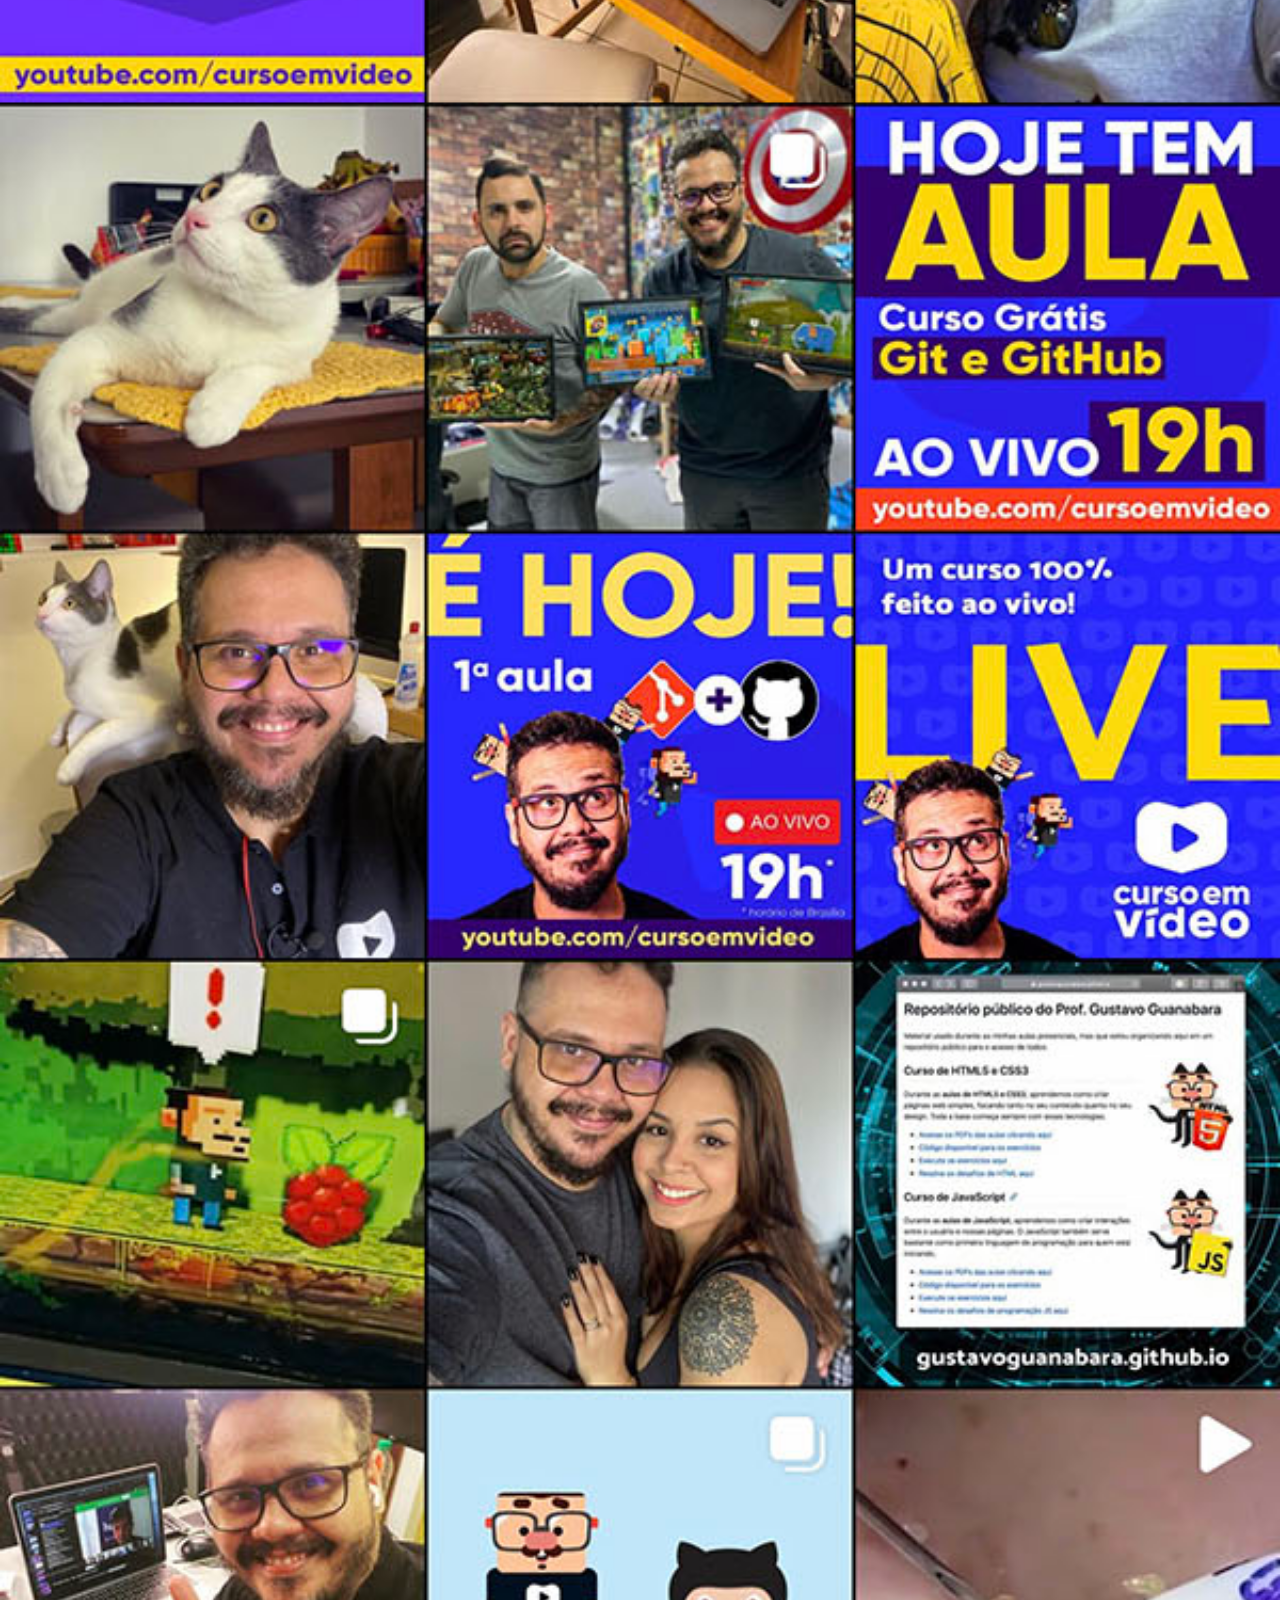
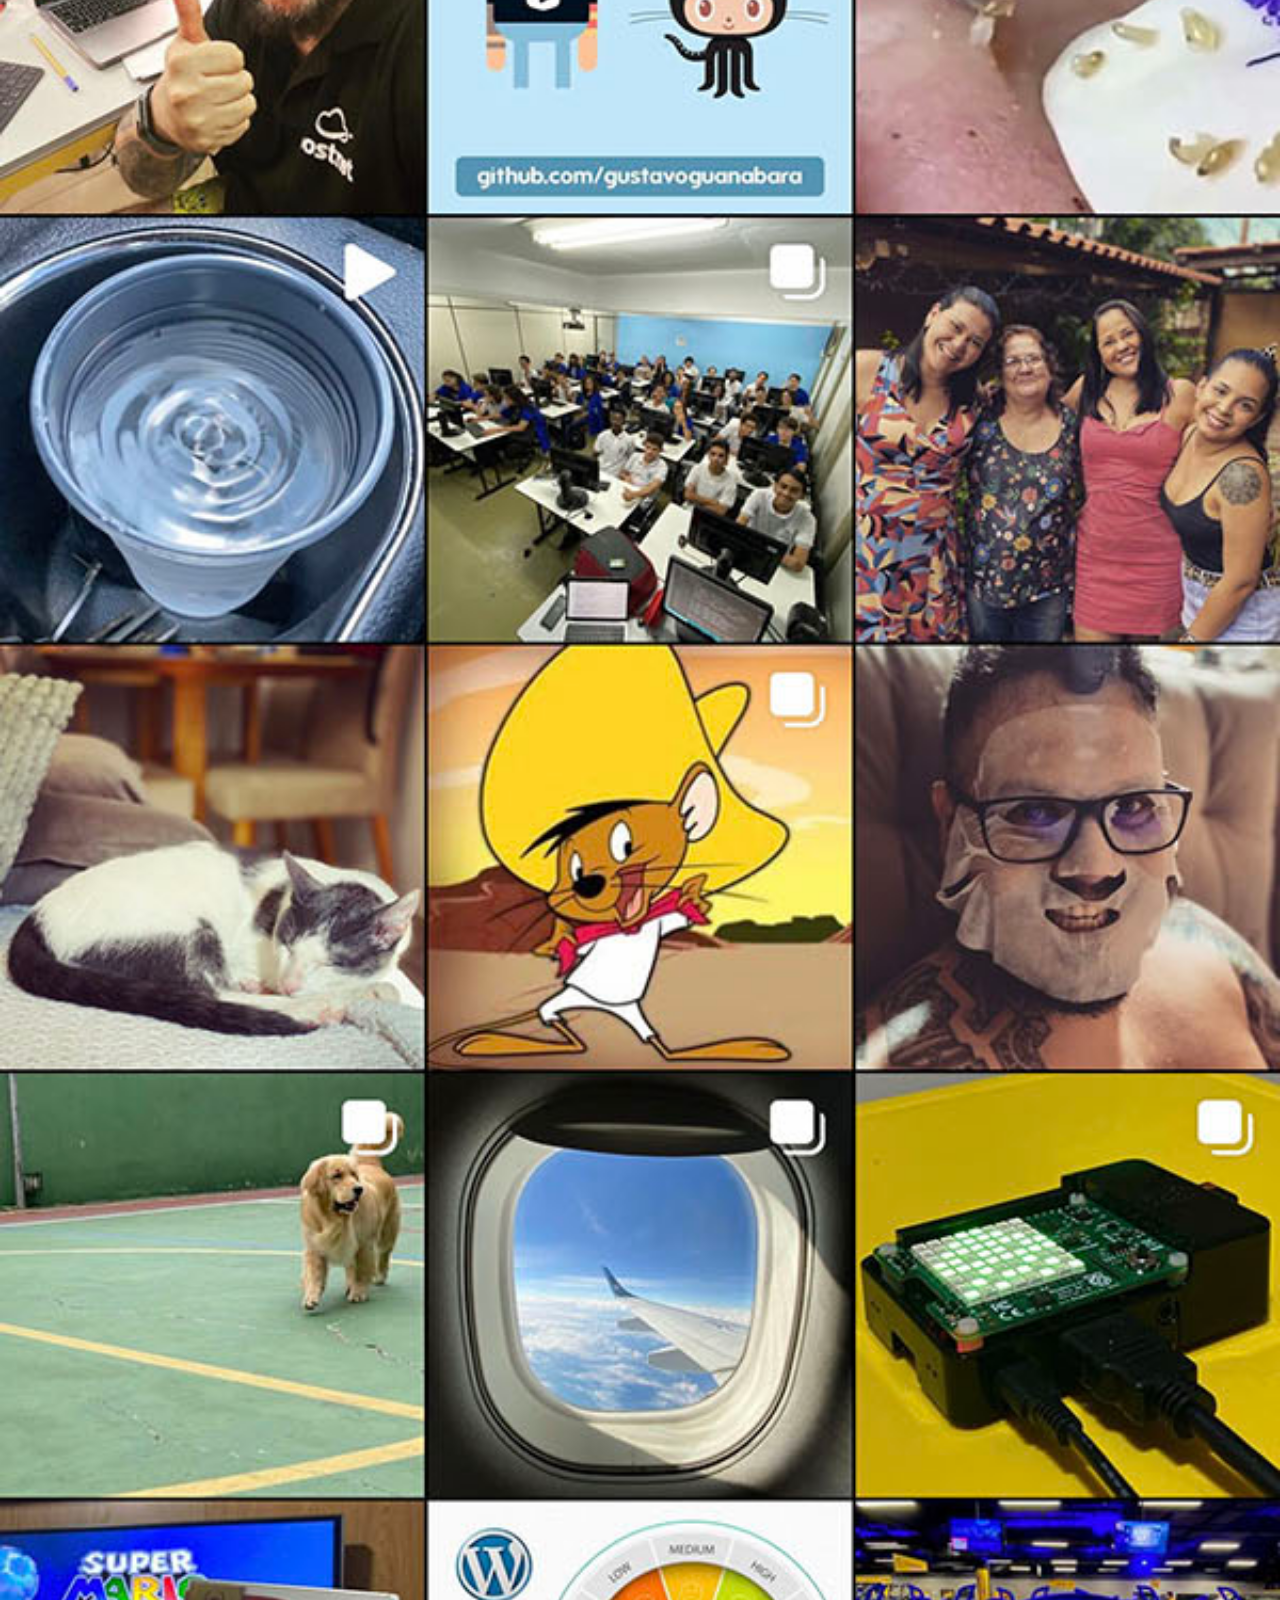
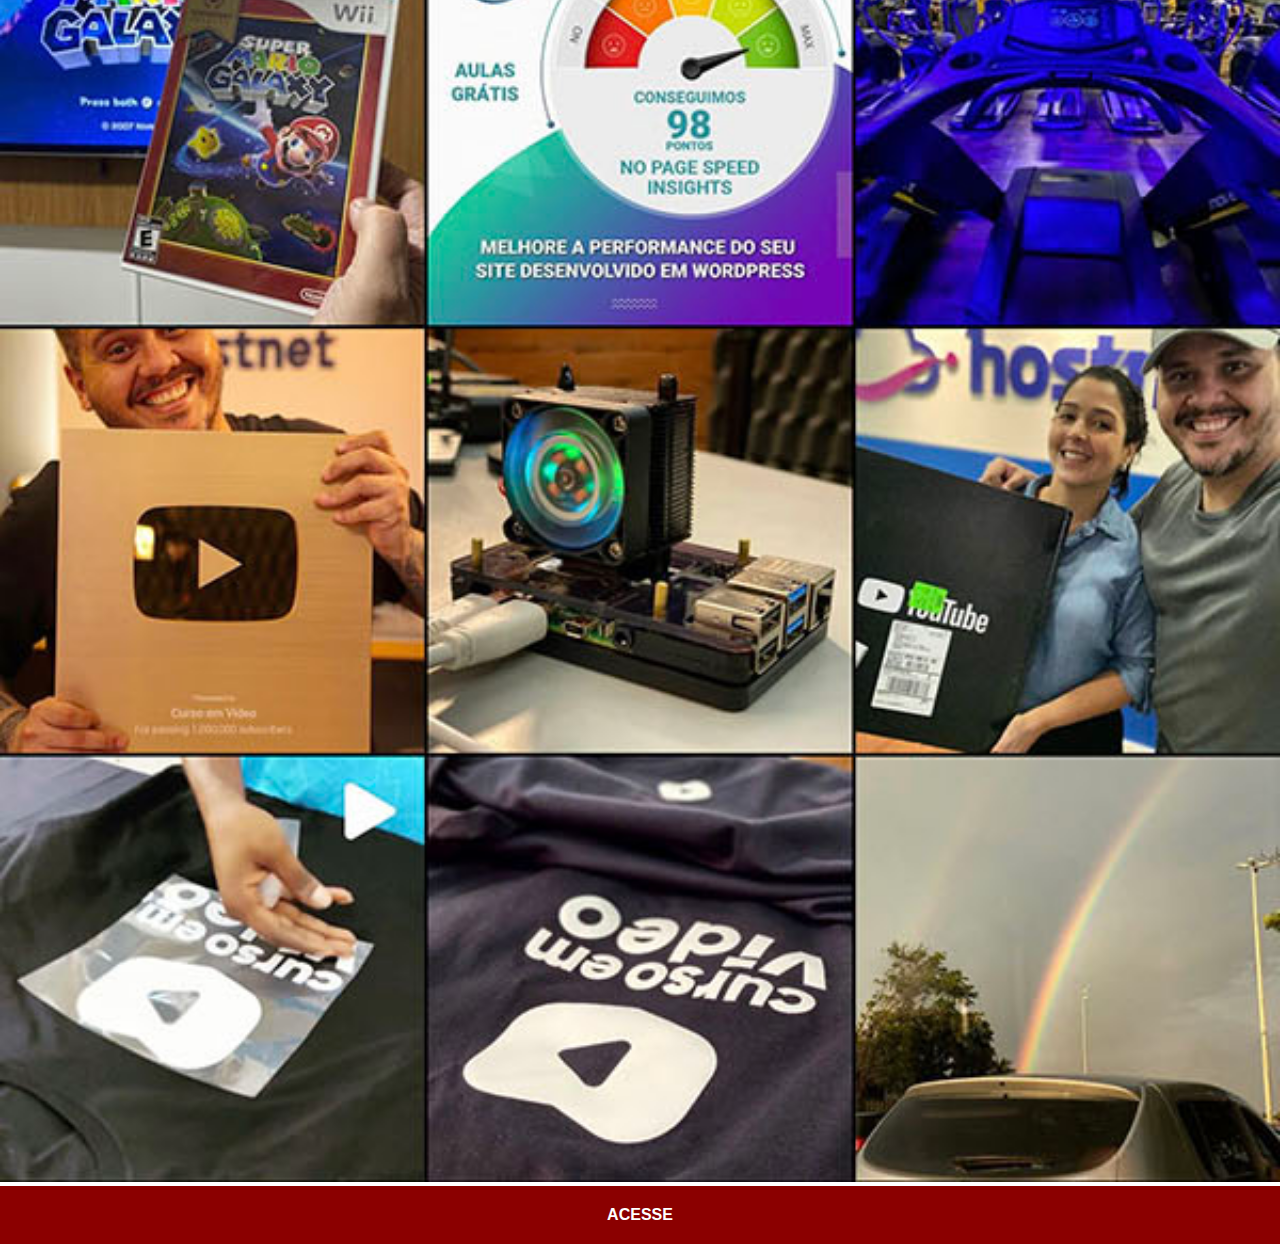
<file: instagram.html>
<!DOCTYPE html>
<html lang="pt-br">
<head>
    <meta charset="UTF-8">
    <meta http-equiv="X-UA-Compatible" content="IE=edge">
    <meta name="viewport" content="width=device-width, initial-scale=1.0">
    <title>Instagram</title>
    <link rel="stylesheet" href="./estilos/style-social.css">
</head>
<body>
    <img src="imagens/tela-instagram.jpg" alt="Instagram">
    <a href="" target="_blank">ACESSE</a>
</body>
</html>
</file>
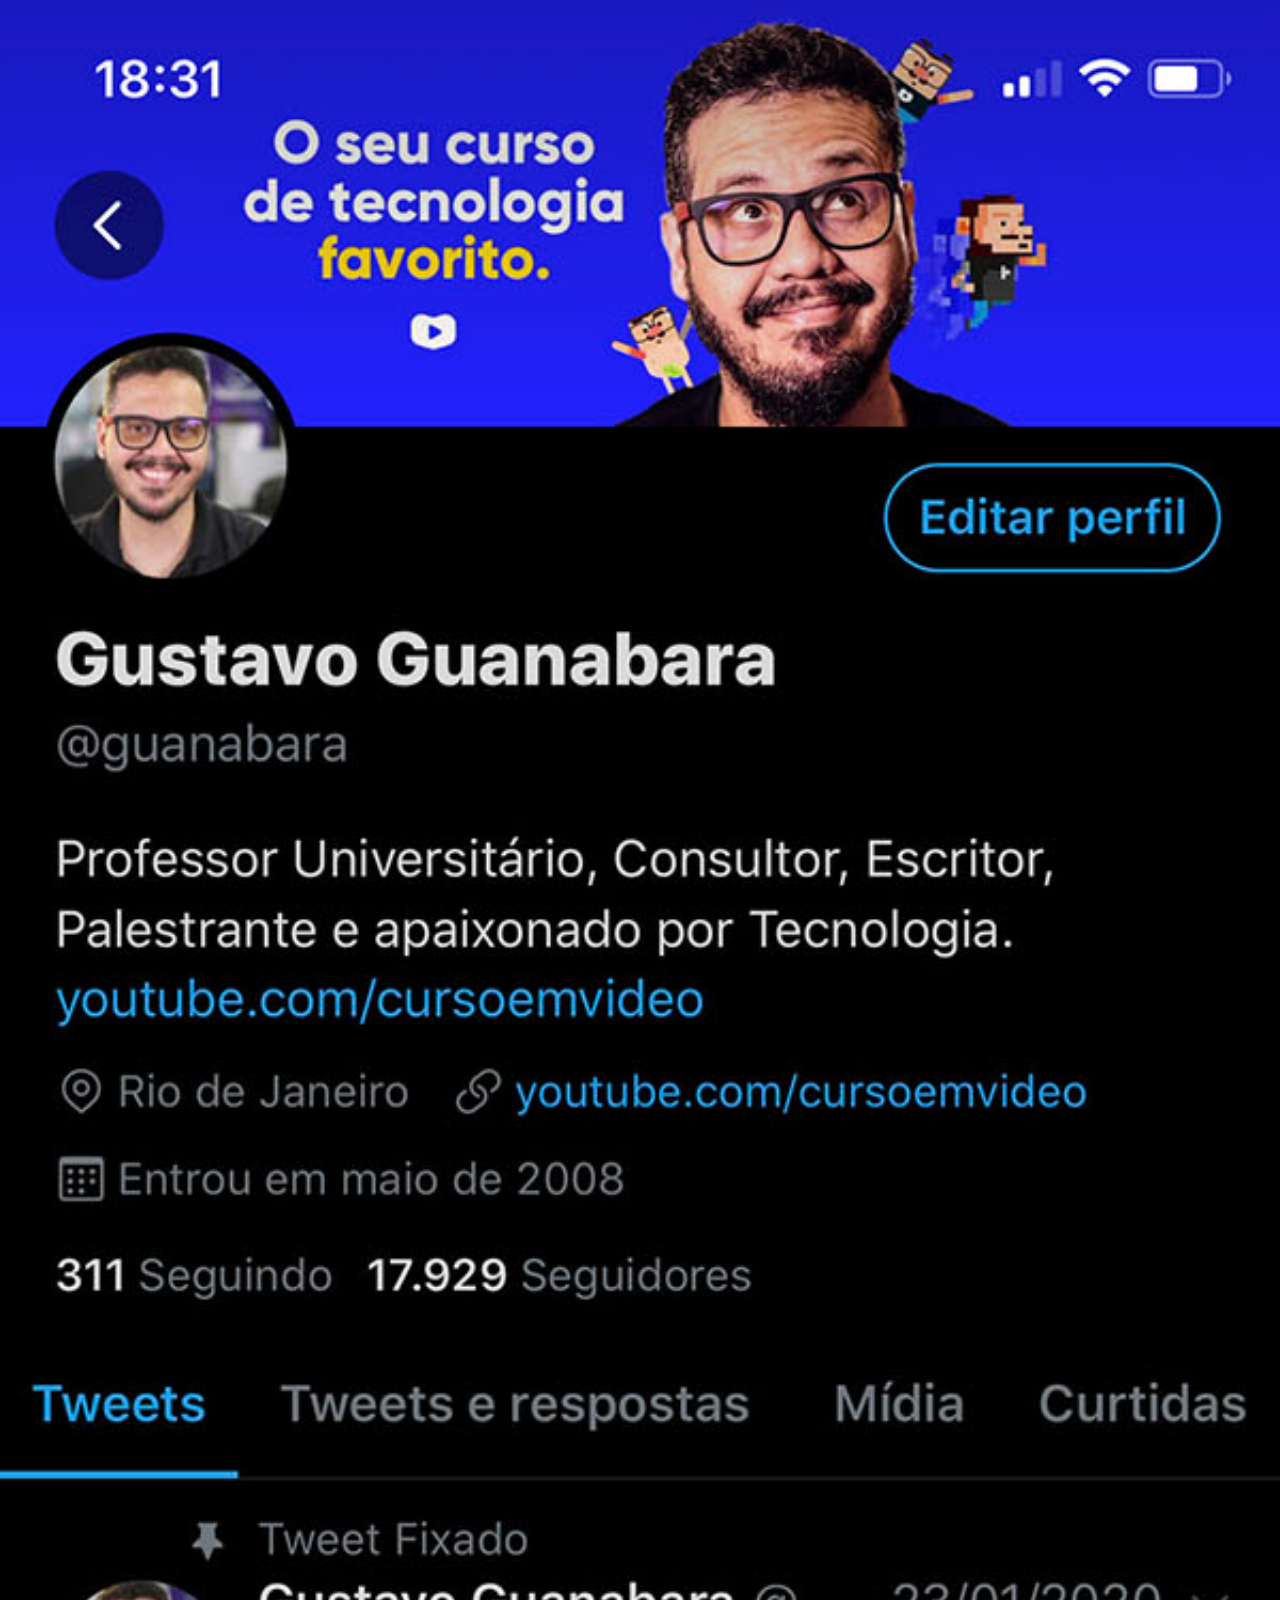
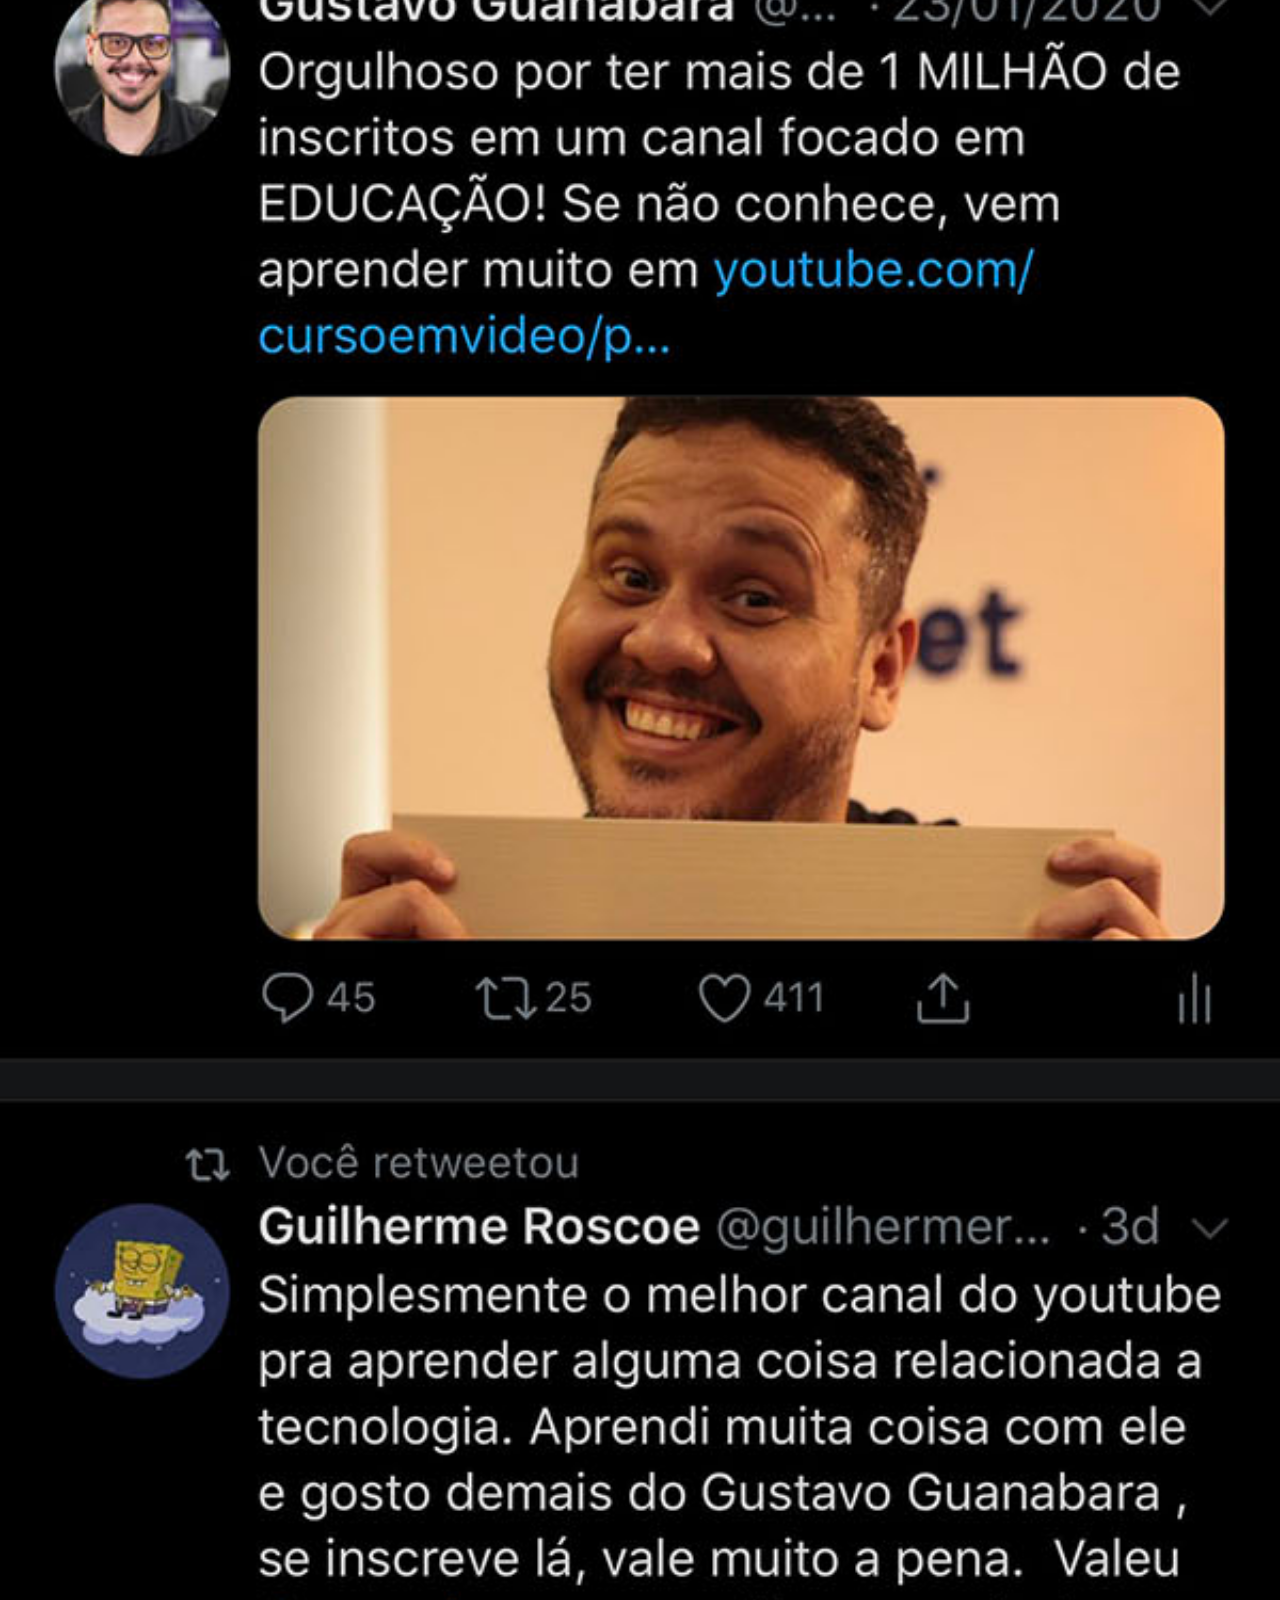
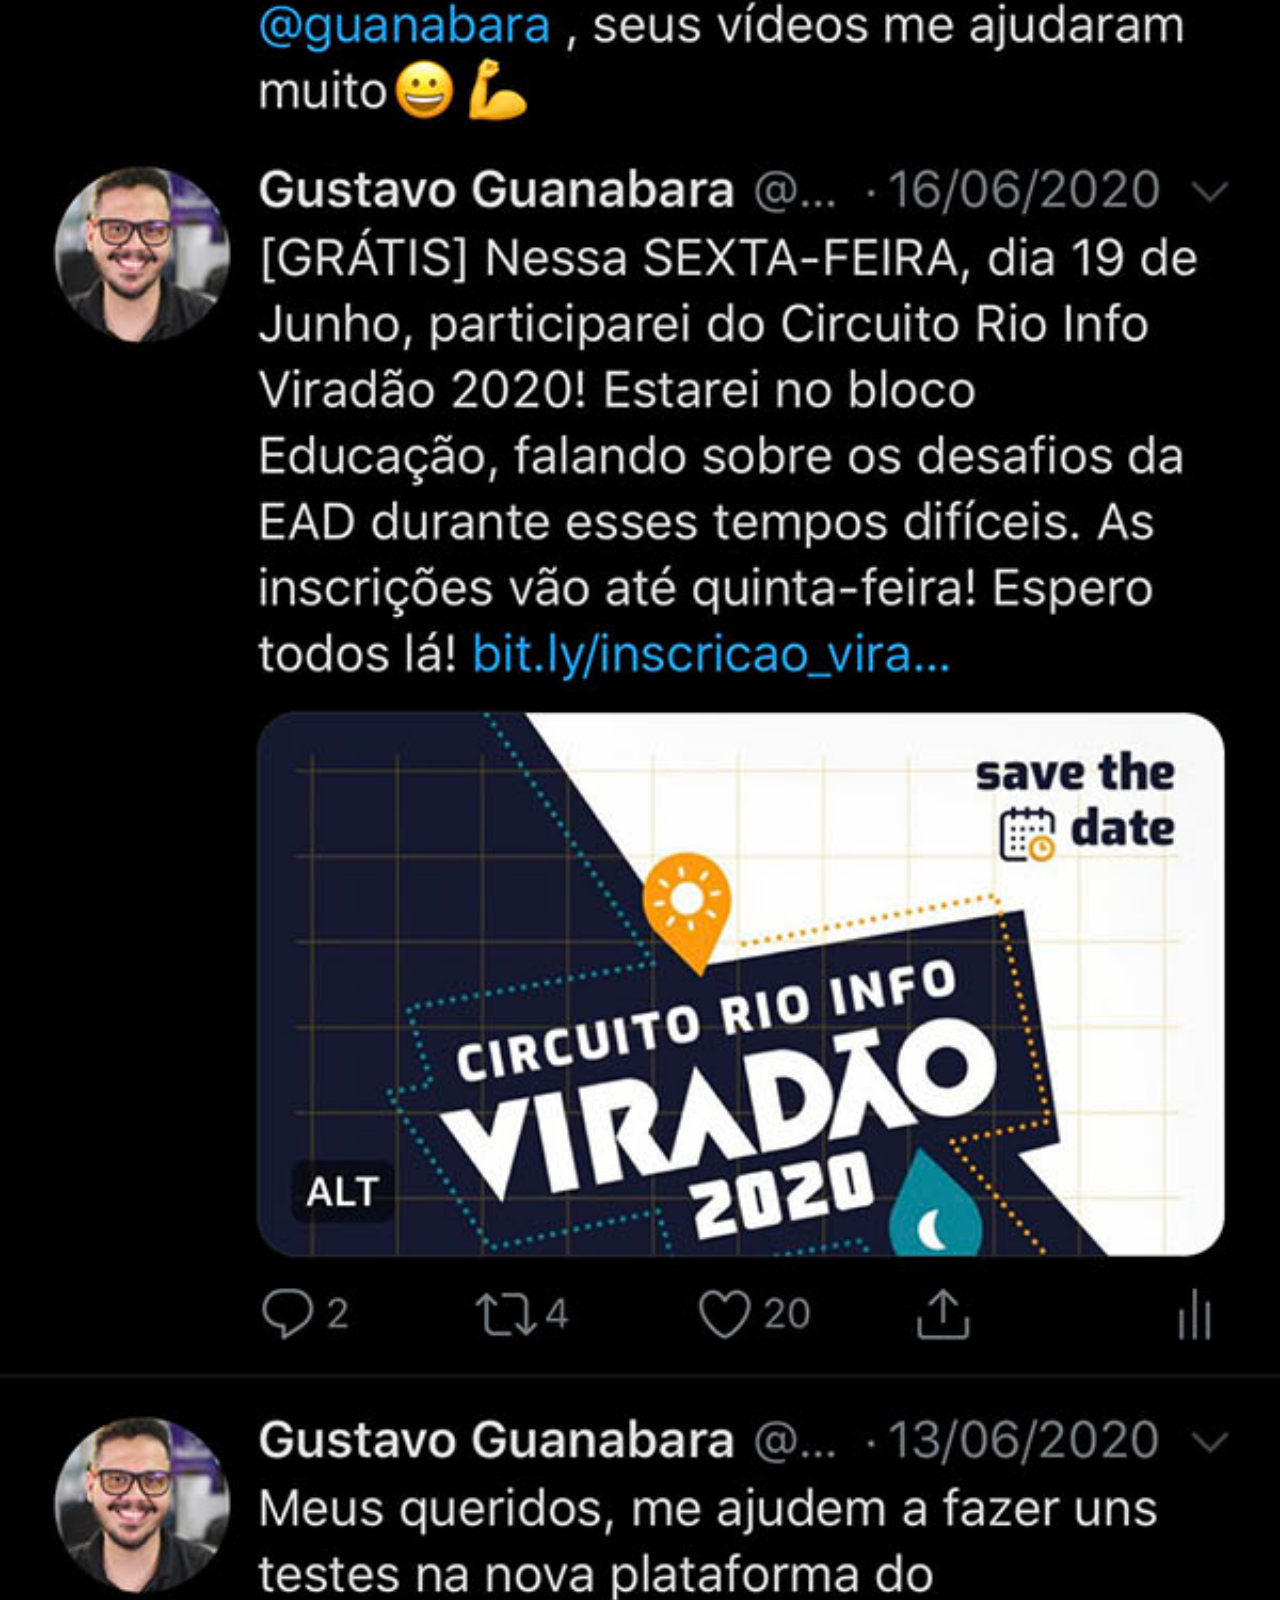
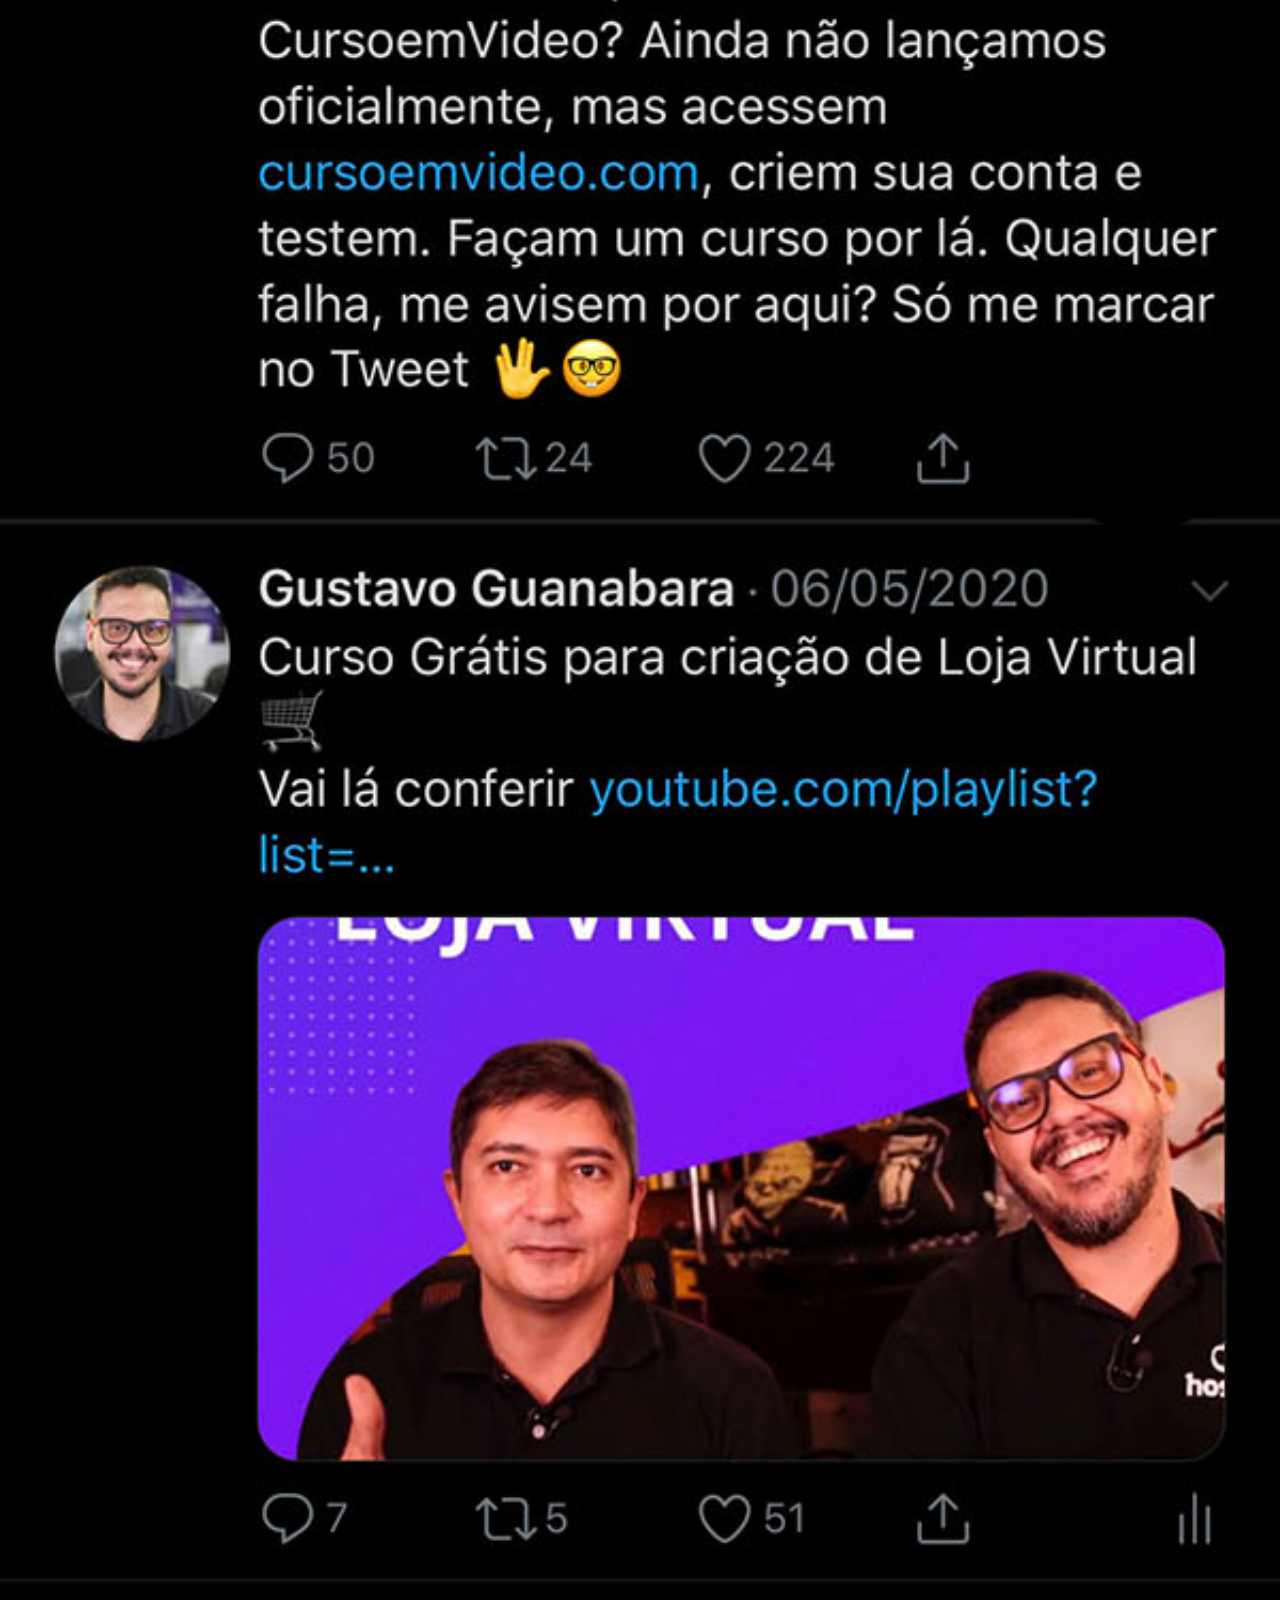
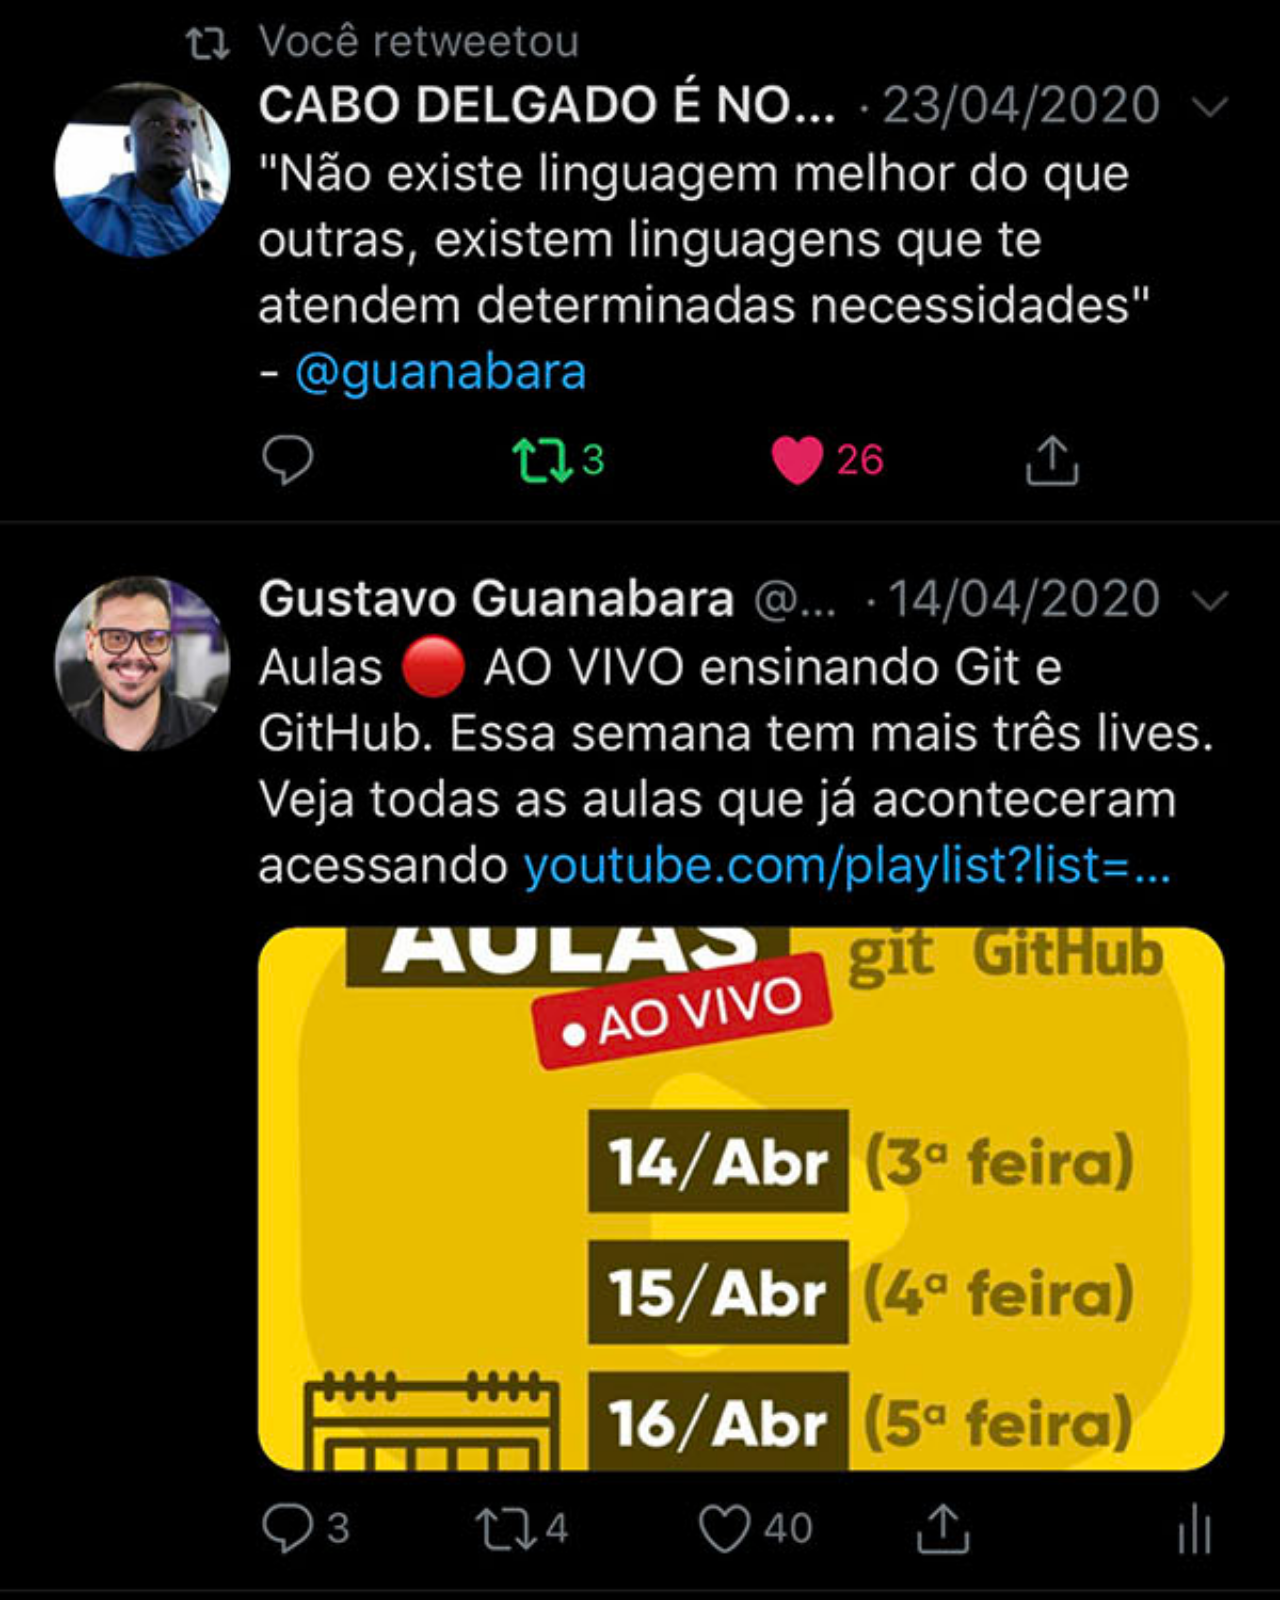
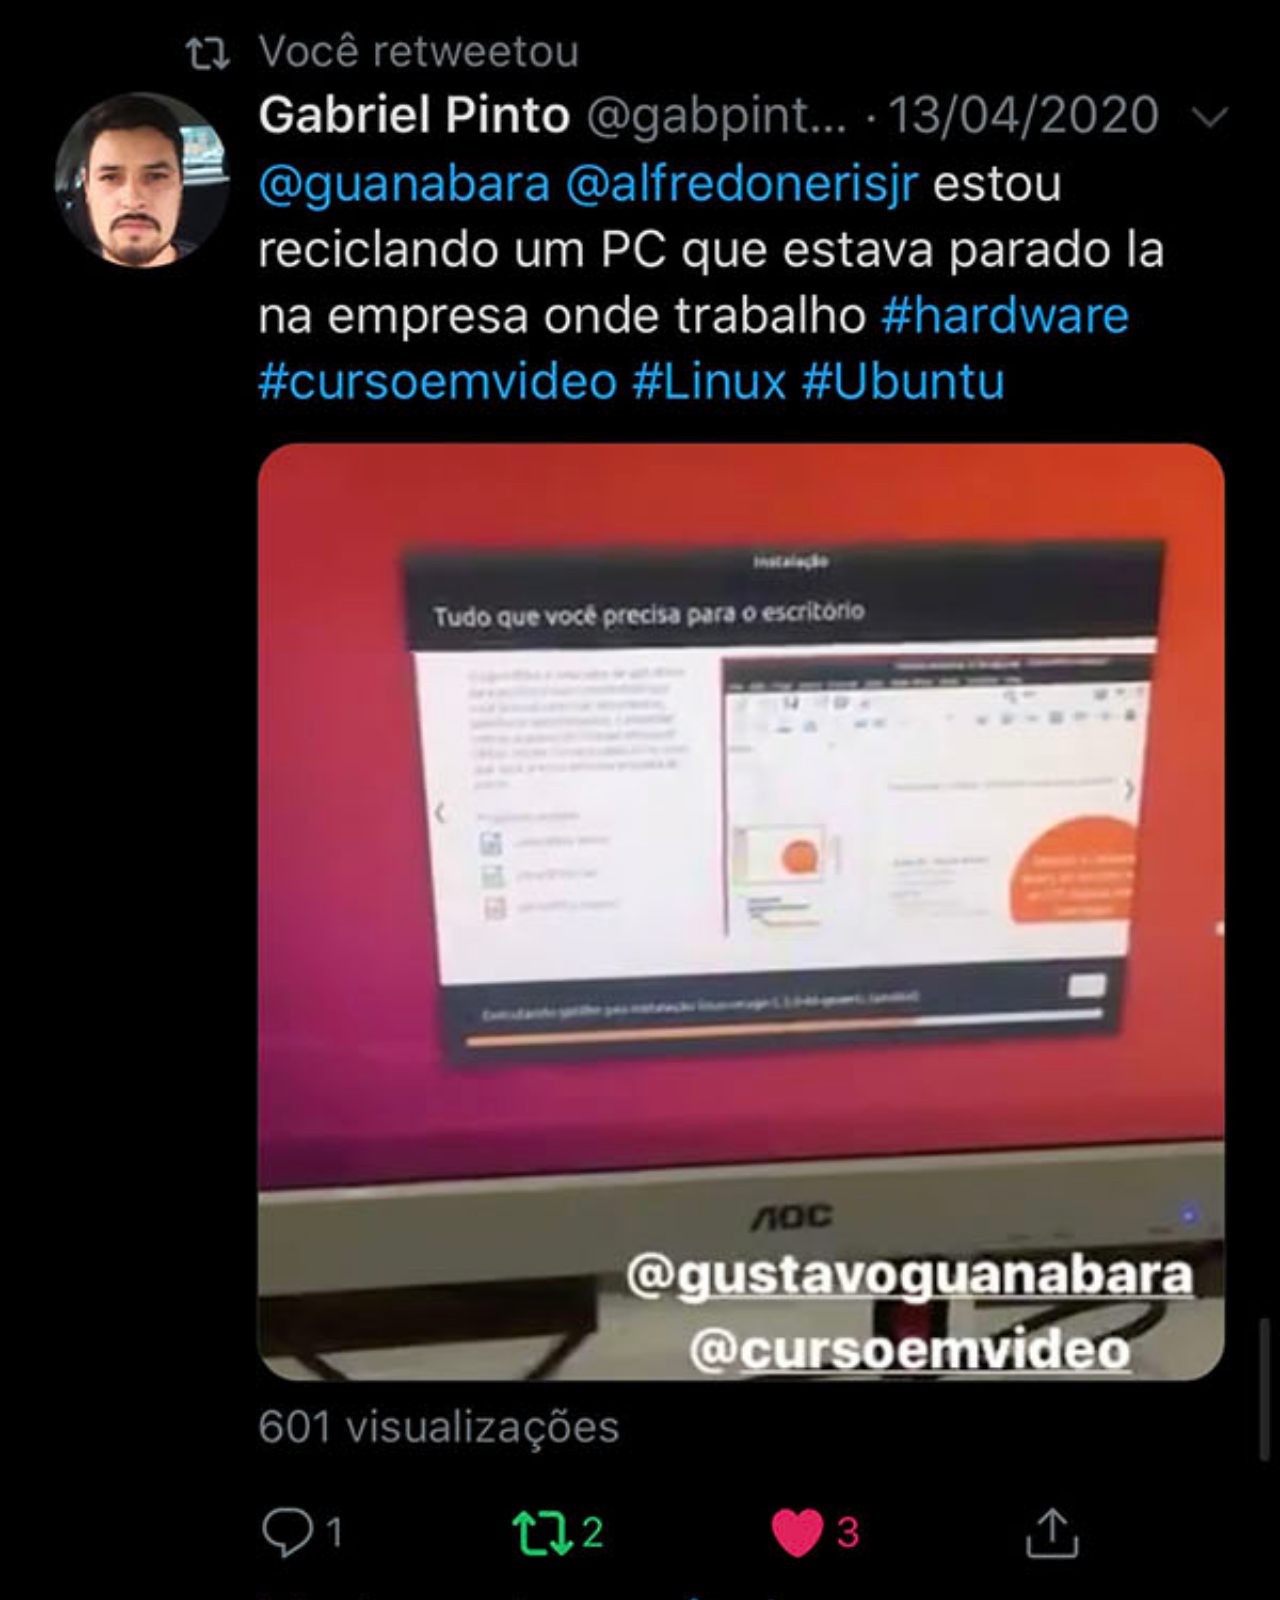
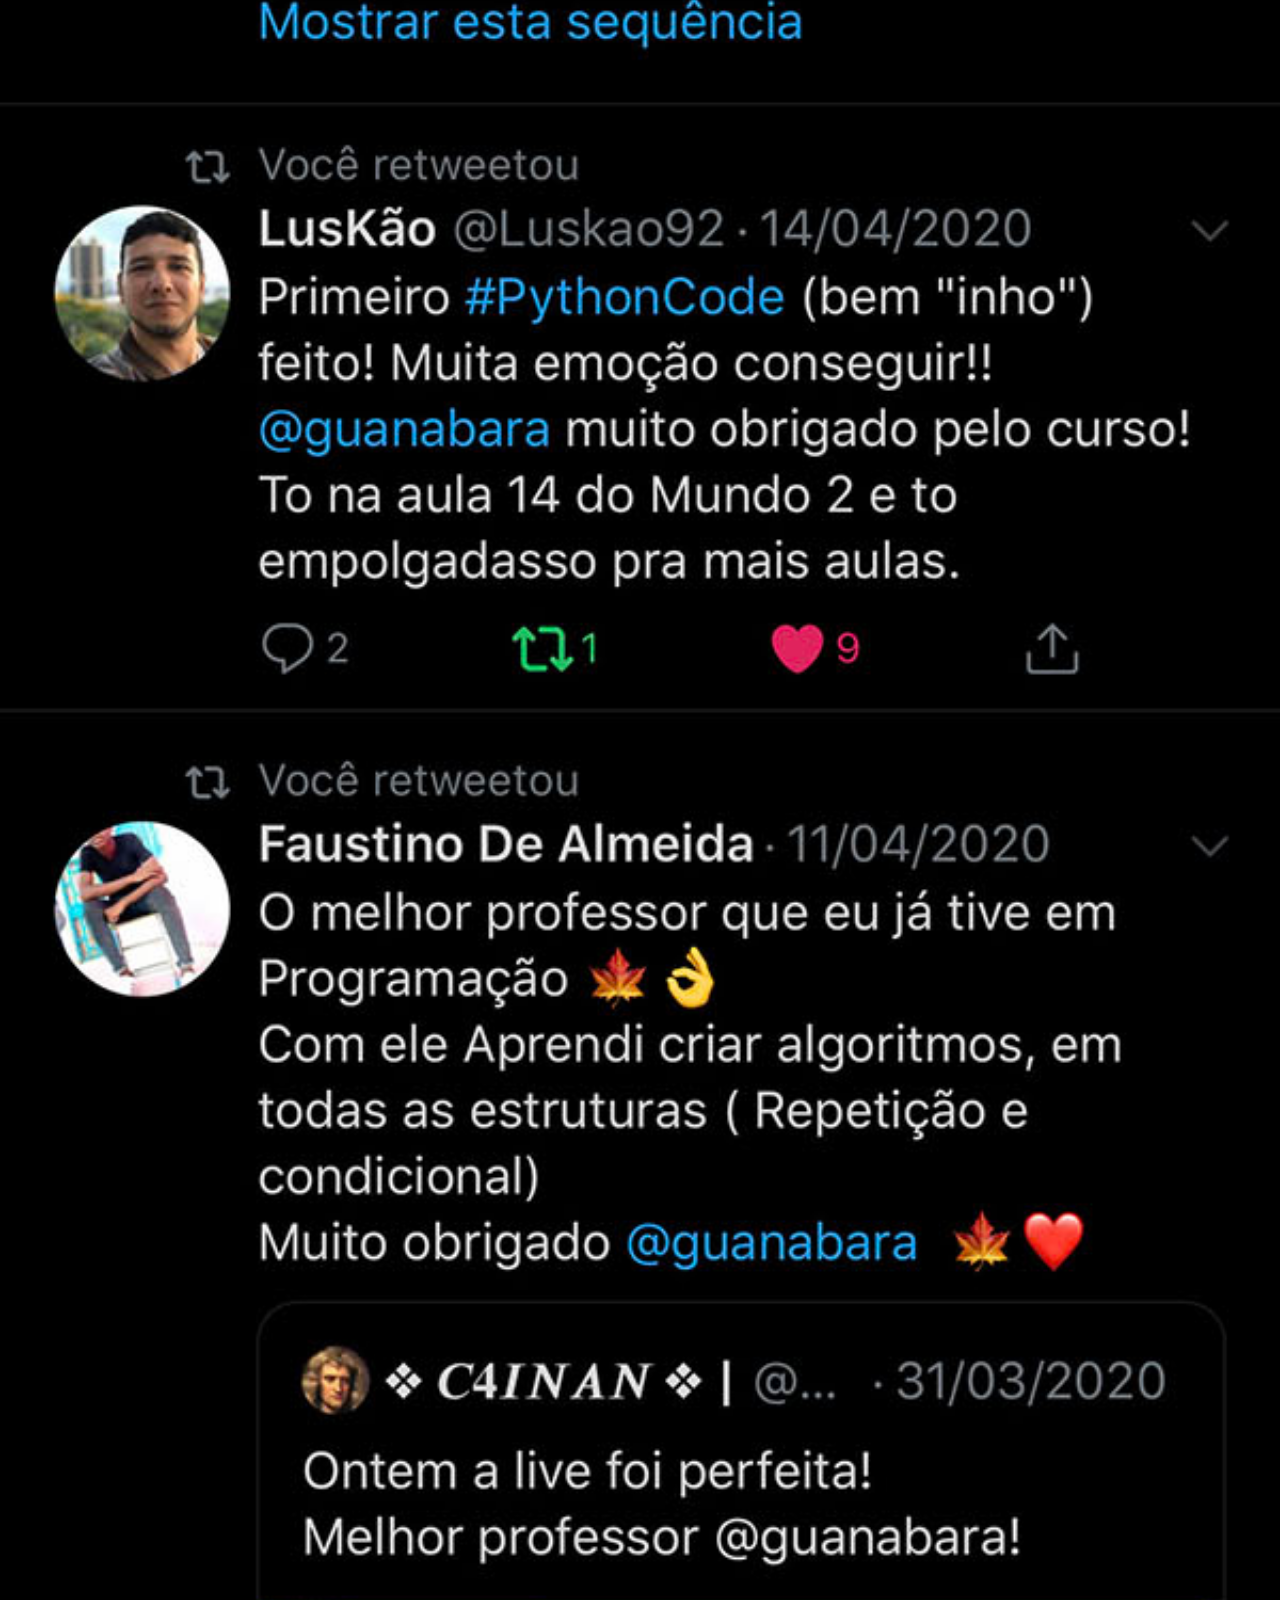
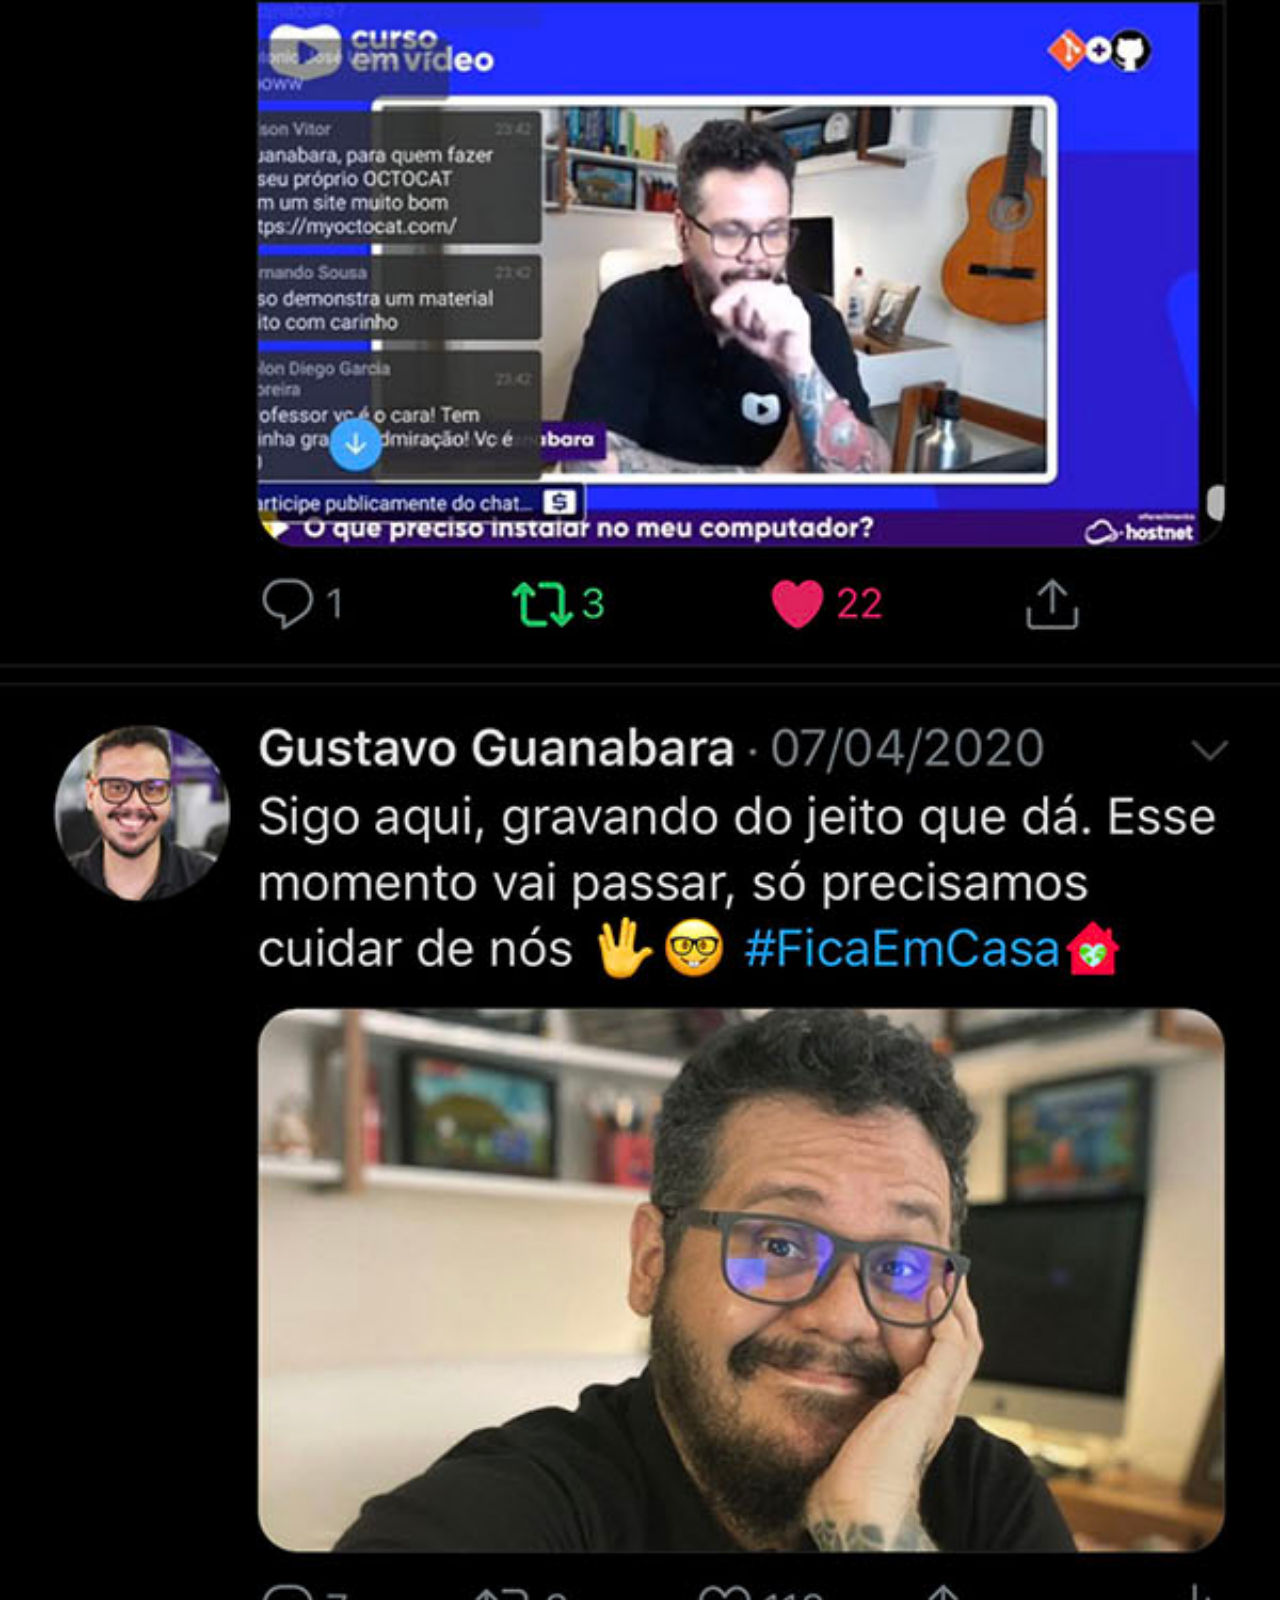
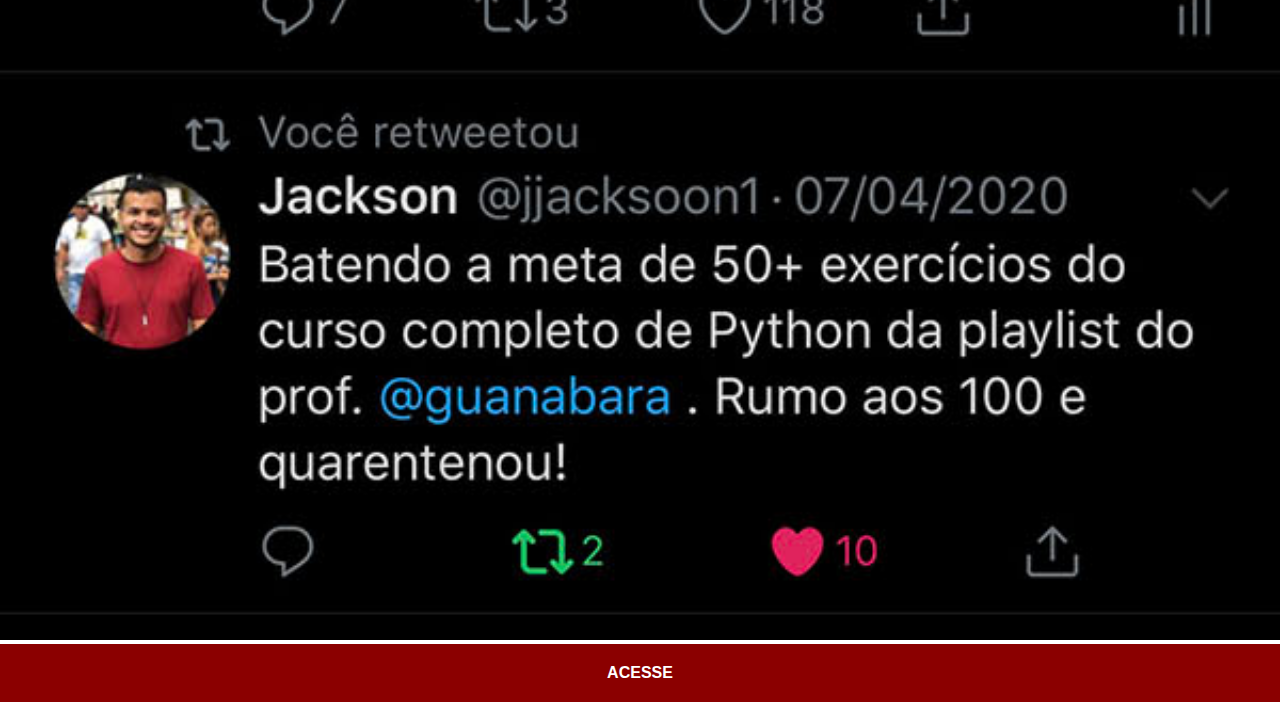
<file: twitter.html>
<!DOCTYPE html>
<html lang="pt-br">
<head>
    <meta charset="UTF-8">
    <meta http-equiv="X-UA-Compatible" content="IE=edge">
    <meta name="viewport" content="width=device-width, initial-scale=1.0">
    <title>Twitter</title>
    <link rel="stylesheet" href="estilos/style-social.css">
</head>
<body>
    <img src="imagens/tela-twitter.jpg" alt="Twitter">
    <a href="" target="_blank">ACESSE</a>
</body>
</html>
</file>
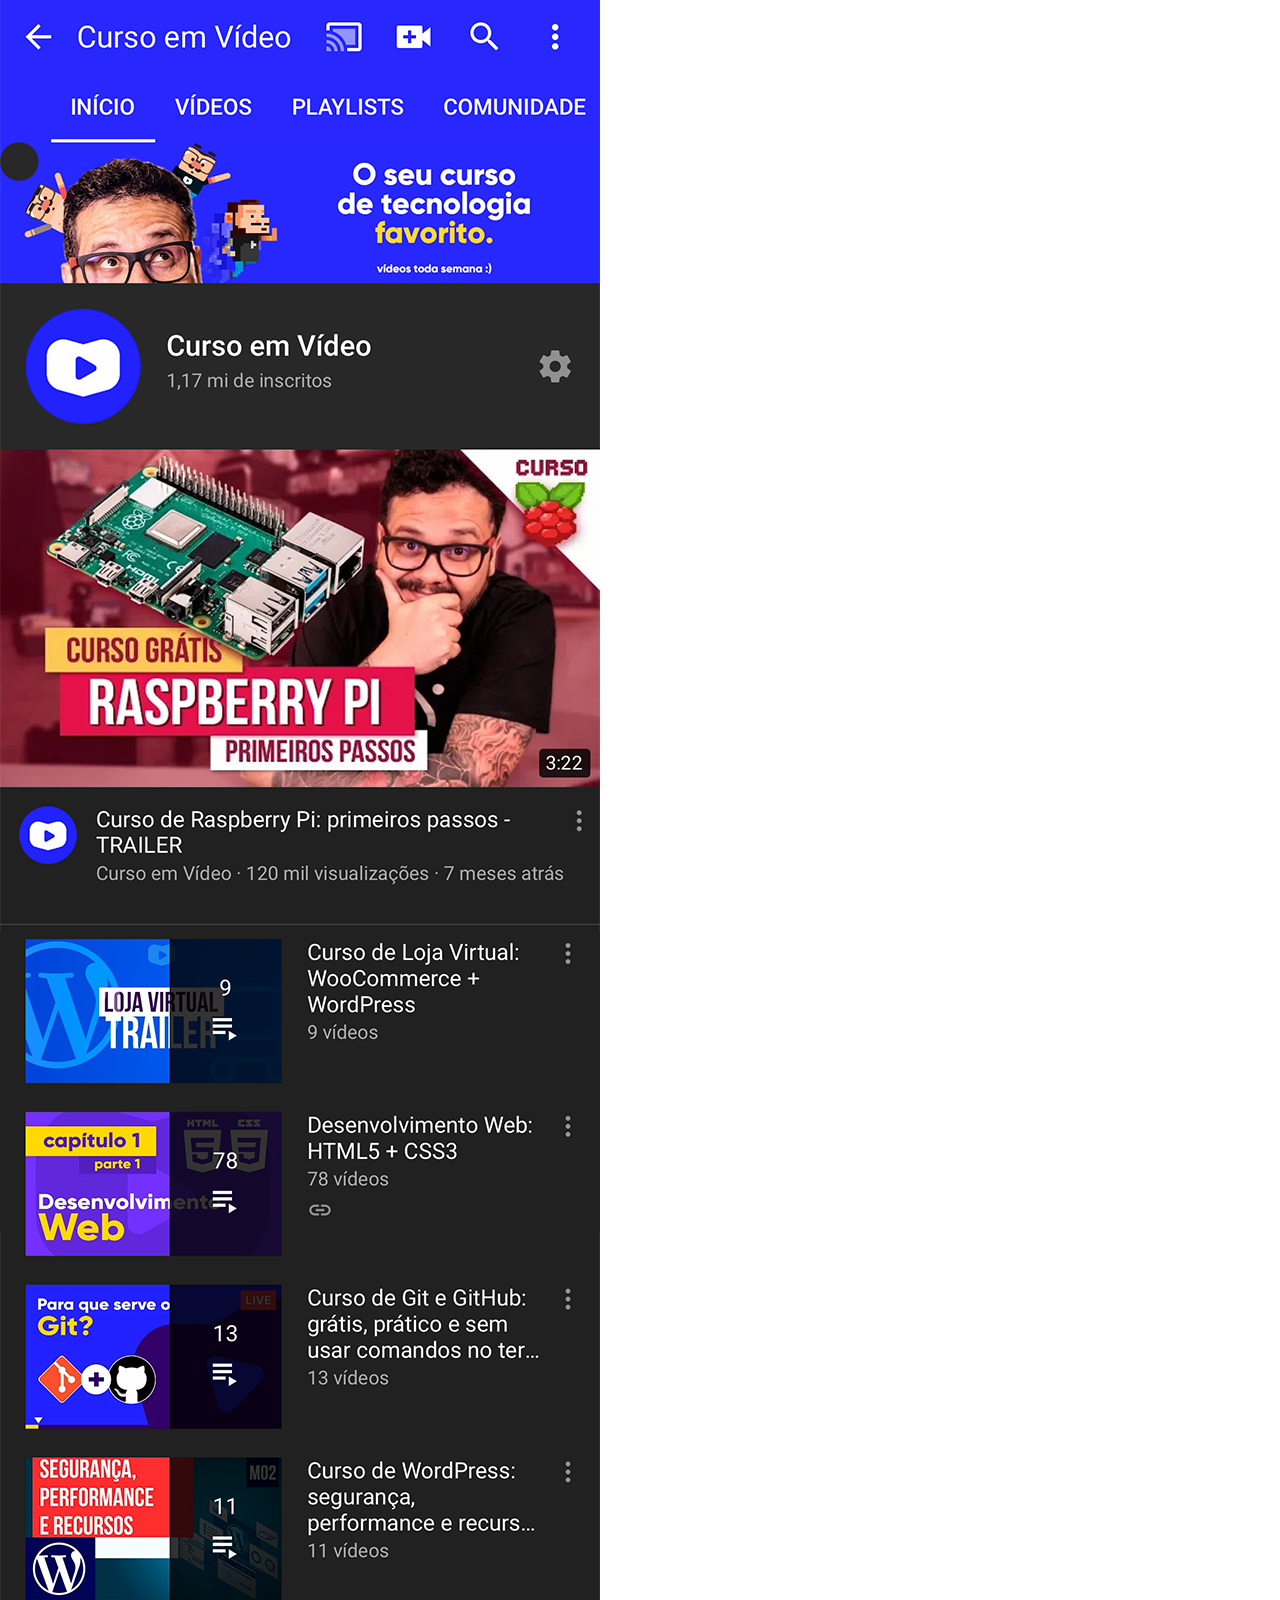
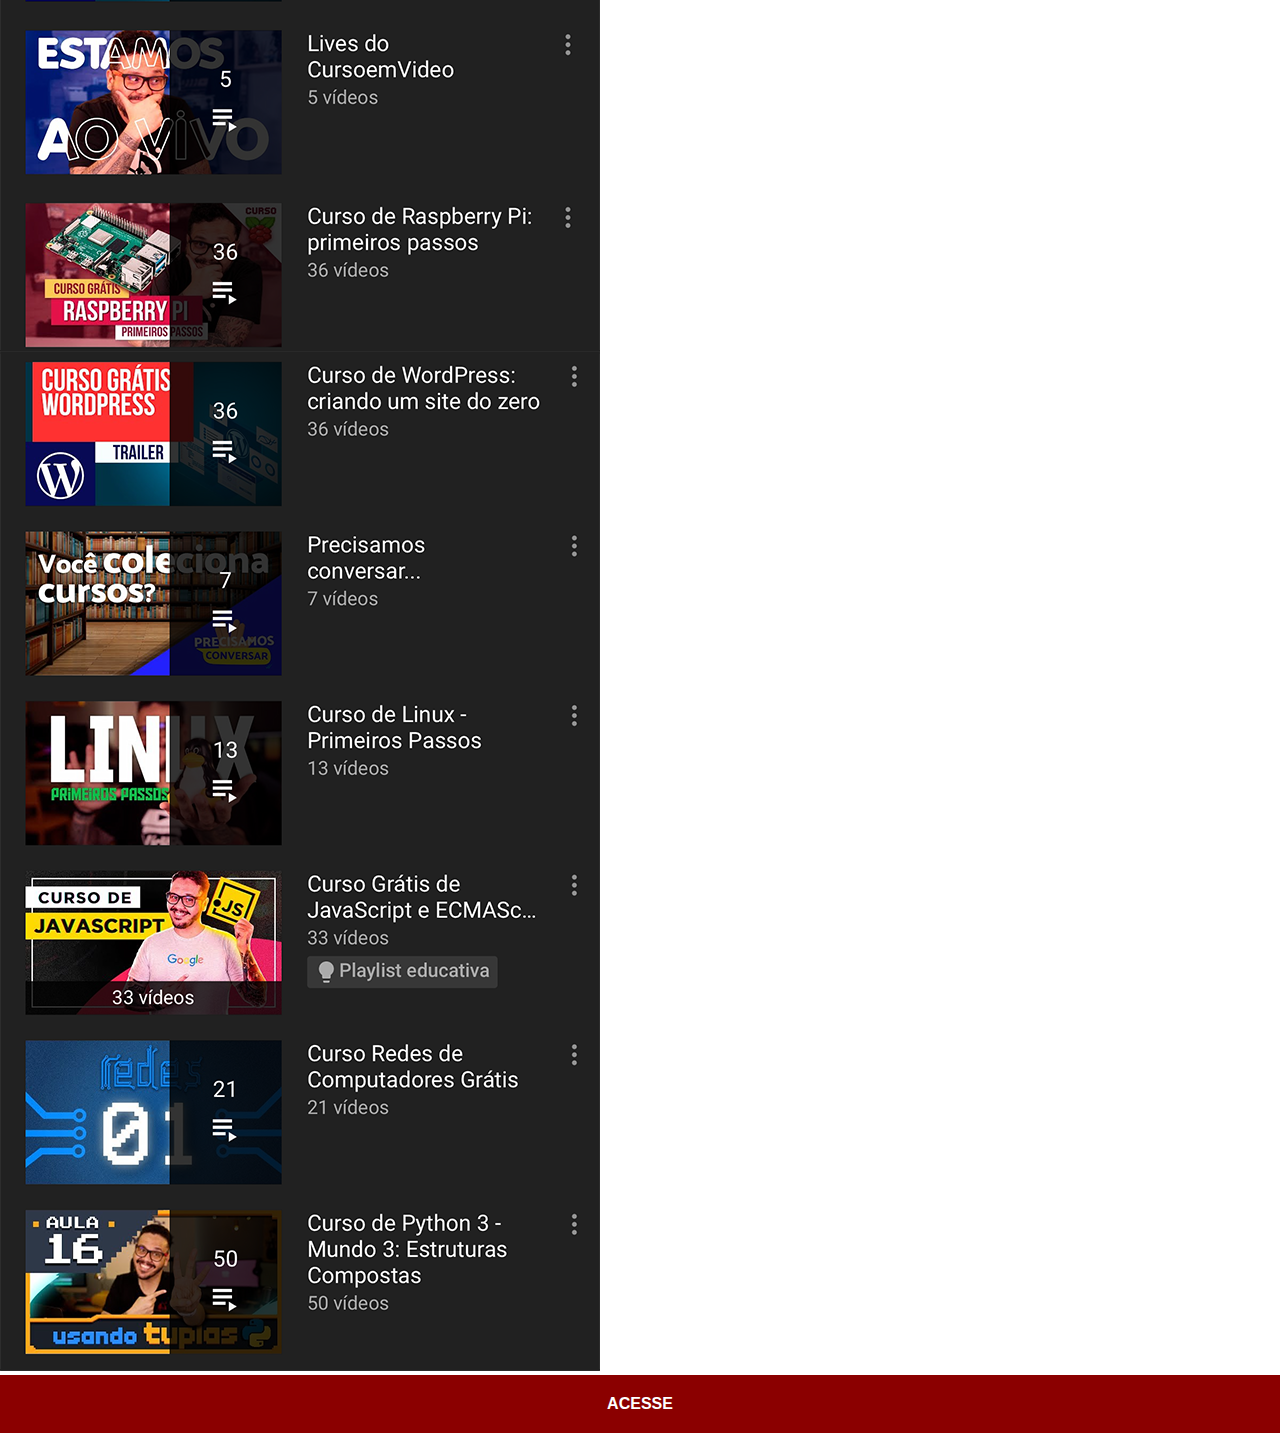
<file: youtube.html>
<!DOCTYPE html>
<html lang="pt-br">
<head>
    <meta charset="UTF-8">
    <meta http-equiv="X-UA-Compatible" content="IE=edge">
    <meta name="viewport" content="width=device-width, initial-scale=1.0">
    <title>Youtube</title>
    <style>
         * {
            margin: 0px;
            padding: 0px;
            font-family: Arial, Helvetica, sans-serif;
        }

        img {

        }

        a {
            display: block;
            background-color: darkred;
            padding: 20px;
            text-align: center;
            font-weight: bolder;
            text-decoration: none;
            color: white;
        }
    </style>
</head>
<body>
    <img src="imagens/tela-youtube.png" alt="Youtube">
    <a href="https://www.youtube.com/playlist?list=PLHz_AreHm4dkcVCk2Bn_fdVQ81Fkrh6WT" target="_blank">ACESSE</a>
</body>
</html>
</file>
<file: estilos/style.css>
@charset "UTF-8";

* {
    margin: 0px;
    padding: 0px;
}

html, body {
    height: 100vh;
    width: 100vw;
}

body {
    background-image: url(../imagens/fundo-madeira.jpg);
    background-repeat: no-repeat;
    background-position: center center;
    background-size: cover;
    background-attachment: fixed;
}

main {
    height: 100vh;
    position: relative;
}

section#telefone {
    position: absolute;
    top: 50%;
    left: 50%;
    transform: translate(-50%, -50%);

    height: 620px;
    width: 311px;
    background-image: url(../imagens/frame-iphone.png);
    background-repeat: no-repeat; 
}

iframe#tela {
    position: relative;
    top: 80px;
    left: 22px;
    width: 269px;
    height: 470px;
}

section#redes-sociais {
    text-align: right;
}

section#redes-sociais > a > img {
    width: 60px;
    margin: 10px;
    border-radius: 50%;
    box-shadow: 2px 2px 5px rgba(0, 0, 0, 0.397);
    box-sizing: border-box;
}

section#redes-sociais img:hover {
    border: 2px solid rgba(255, 255, 255, 0.603);
    transform: translate(-3px, -3px);
    box-shadow: 5px 5px 10px rgba(0, 0, 0, 0.548);
    transition: transform .3s;
}
</file>
<file: estilos/style-social.css>
@charset "UTF-8";
 
* {
    margin: 0px;
    padding: 0px;
    font-family: Arial, Helvetica, sans-serif;
}

::-webkit-scrollbar {
        width: 0;
        height: 0;
    }
        
img {
     width: 100vw;
}

a {
    display: block;
    background-color: darkred;
    padding: 20px;
    text-align: center;
    font-weight: bolder;
    text-decoration: none;
    color: white;
}

a:hover {
        background-color: red;
    }
</file>
